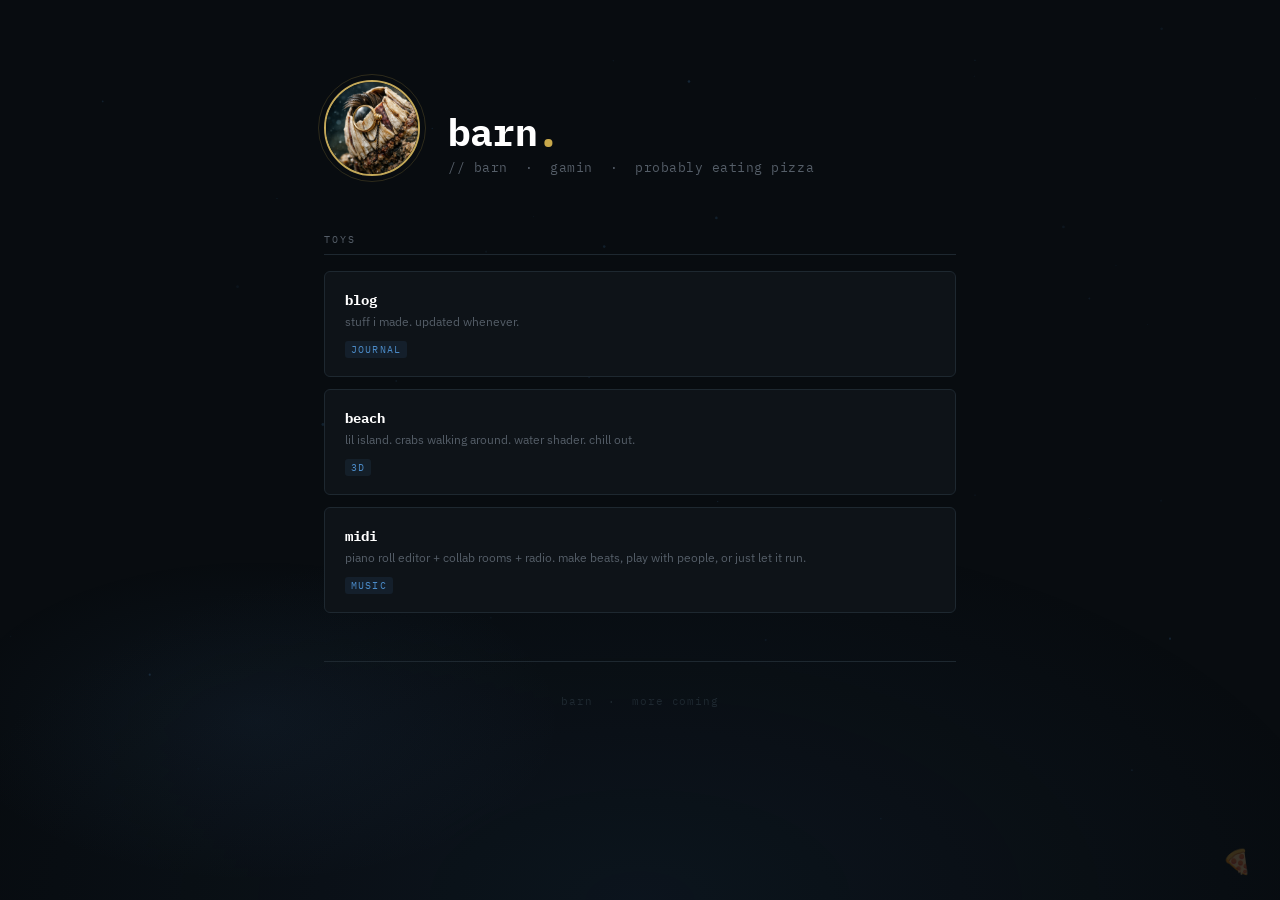
<file: index.html>
<!DOCTYPE html>
<html lang="en">
<head>
  <meta charset="UTF-8">
  <meta name="viewport" content="width=device-width, initial-scale=1.0">
  <title>barn</title>
  <style>
    @import url('https://fonts.googleapis.com/css2?family=IBM+Plex+Mono:wght@300;400;700&family=IBM+Plex+Sans:wght@300;400;700&display=swap');

    :root {
      --bg: #080c10;
      --bg2: #0e1318;
      --accent: #c8a84b;
      --accent2: #4b8bc8;
      --text: #c8c8bc;
      --muted: #555e68;
      --border: #1e2830;
    }

    * { box-sizing: border-box; margin: 0; padding: 0; }

    html, body {
      background: var(--bg);
      color: var(--text);
      font-family: 'IBM Plex Mono', monospace;
      min-height: 100vh;
      overflow-x: hidden;
    }

    /* ocean particles */
    body::before {
      content: '';
      position: fixed;
      inset: 0;
      background:
        radial-gradient(ellipse 80% 60% at 50% 100%, rgba(30,60,90,0.18) 0%, transparent 70%),
        radial-gradient(ellipse 40% 30% at 20% 80%, rgba(75,139,200,0.07) 0%, transparent 60%);
      pointer-events: none;
      z-index: 0;
    }

    .container {
      position: relative;
      z-index: 1;
      max-width: 680px;
      margin: 0 auto;
      padding: 80px 24px 120px;
    }

    /* --- HEADER --- */
    .header {
      display: flex;
      align-items: flex-end;
      gap: 28px;
      margin-bottom: 56px;
    }

    .pfp-wrap {
      position: relative;
      flex-shrink: 0;
    }

    .pfp {
      width: 96px;
      height: 96px;
      border-radius: 50%;
      object-fit: cover;
      border: 2px solid var(--accent);
      display: block;
      filter: saturate(0.85);
    }

    .pfp-wrap::after {
      content: '';
      position: absolute;
      inset: -6px;
      border-radius: 50%;
      border: 1px solid rgba(200,168,75,0.2);
      animation: pulse 3s ease-in-out infinite;
    }

    @keyframes pulse {
      0%, 100% { opacity: 0.3; transform: scale(1); }
      50% { opacity: 0.7; transform: scale(1.04); }
    }

    .header-text { flex: 1; }

    .name {
      font-family: 'IBM Plex Mono', monospace;
      font-size: 2.4rem;
      font-weight: 700;
      color: #fff;
      letter-spacing: -0.02em;
      line-height: 1;
    }

    .name span {
      color: var(--accent);
    }

    .tagline {
      margin-top: 8px;
      font-size: 0.8rem;
      color: var(--muted);
      letter-spacing: 0.04em;
    }

    /* --- BIO --- */
    .bio {
      font-family: 'IBM Plex Sans', sans-serif;
      font-size: 0.95rem;
      line-height: 1.7;
      color: var(--text);
      margin-bottom: 48px;
    }

    .bio a {
      color: var(--accent);
      text-decoration: none;
      border-bottom: 1px solid rgba(200,168,75,0.3);
      transition: border-color 0.2s;
    }

    .bio a:hover { border-color: var(--accent); }

    /* --- SECTION --- */
    .section-label {
      font-size: 0.65rem;
      letter-spacing: 0.2em;
      color: var(--muted);
      text-transform: uppercase;
      margin-bottom: 16px;
      padding-bottom: 8px;
      border-bottom: 1px solid var(--border);
    }

    /* --- PROJECT GRID --- */
    .projects {
      display: grid;
      grid-template-columns: 1fr 1fr;
      gap: 12px;
      margin-bottom: 48px;
    }

    .project-card {
      background: var(--bg2);
      border: 1px solid var(--border);
      border-radius: 6px;
      padding: 18px 20px;
      text-decoration: none;
      color: var(--text);
      transition: border-color 0.2s, background 0.2s;
      display: block;
    }

    .project-card:hover {
      border-color: var(--accent2);
      background: #0f1820;
    }

    .project-card.wide {
      grid-column: span 2;
    }

    .card-title {
      font-size: 0.9rem;
      font-weight: 700;
      color: #fff;
      margin-bottom: 4px;
    }

    .card-desc {
      font-size: 0.75rem;
      color: var(--muted);
      line-height: 1.5;
      font-family: 'IBM Plex Sans', sans-serif;
    }

    .card-tag {
      display: inline-block;
      margin-top: 10px;
      font-size: 0.6rem;
      letter-spacing: 0.12em;
      text-transform: uppercase;
      color: var(--accent2);
      background: rgba(75,139,200,0.1);
      border-radius: 3px;
      padding: 2px 6px;
    }

    /* --- LINKS ROW --- */
    .links {
      display: flex;
      gap: 20px;
      flex-wrap: wrap;
      margin-bottom: 64px;
    }

    .link-item {
      font-size: 0.8rem;
      color: var(--muted);
      text-decoration: none;
      letter-spacing: 0.05em;
      transition: color 0.2s;
      display: flex;
      align-items: center;
      gap: 6px;
    }

    .link-item:hover { color: var(--text); }
    .link-item .dot { color: var(--accent); font-size: 1.1em; }

    /* --- FOOTER --- */
    .footer {
      font-size: 0.7rem;
      color: var(--border);
      letter-spacing: 0.08em;
      text-align: center;
      padding-top: 32px;
      border-top: 1px solid var(--border);
    }

    /* --- PIZZA EASTER EGG --- */
    #pizza-btn {
      position: fixed;
      bottom: 24px;
      right: 28px;
      background: none;
      border: none;
      cursor: pointer;
      font-size: 1.5rem;
      opacity: 0.2;
      transition: opacity 0.3s, transform 0.3s;
      z-index: 100;
    }
    #pizza-btn:hover {
      opacity: 1;
      transform: rotate(-12deg) scale(1.15);
    }

    #pizza-popup {
      position: fixed;
      bottom: 70px;
      right: 24px;
      background: var(--bg2);
      border: 1px solid var(--accent);
      border-radius: 6px;
      padding: 10px 16px;
      font-size: 0.75rem;
      color: var(--accent);
      display: none;
      z-index: 100;
      white-space: nowrap;
    }

    @media (max-width: 520px) {
      .projects { grid-template-columns: 1fr; }
      .project-card.wide { grid-column: span 1; }
      .header { flex-direction: column; align-items: flex-start; }
      .name { font-size: 1.8rem; }
    }
  </style>
</head>
<body>

<div class="container">

  <div class="header">
    <div class="pfp-wrap">
      <img class="pfp" src="barnacle.png" alt="barn">
    </div>
    <div class="header-text">
      <div class="name">barn<span>.</span></div>
      <div class="tagline">// barn &nbsp;·&nbsp; gamin &nbsp;·&nbsp; probably eating pizza</div>
    </div>
  </div>

  <div class="section-label">toys</div>
  <div class="projects">
    <a class="project-card wide" href="/toys/blog/">
      <div class="card-title">blog</div>
      <div class="card-desc">stuff i made. updated whenever.</div>
      <span class="card-tag">journal</span>
    </a>
    <a class="project-card wide" href="/toys/beach/" >
      <div class="card-title">beach</div>
      <div class="card-desc">lil island. crabs walking around. water shader. chill out.</div>
      <span class="card-tag">3d</span>
    </a>

    <a class="project-card wide" href="/toys/midi/">
      <div class="card-title">midi</div>
      <div class="card-desc">piano roll editor + collab rooms + radio. make beats, play with people, or just let it run.</div>
      <span class="card-tag">music</span>
    </a>
  </div>

  <div class="footer">
    barn &nbsp;·&nbsp; more coming
  </div>

</div>

<button id="pizza-btn" title="🍕" onclick="togglePizza()">🍕</button>
<div id="pizza-popup">i like pizza</div>

<script>
  let shown = false;
  function togglePizza() {
    shown = !shown;
    document.getElementById('pizza-popup').style.display = shown ? 'block' : 'none';
  }

  // subtle floating particles
  const canvas = document.createElement('canvas');
  canvas.style.cssText = 'position:fixed;inset:0;pointer-events:none;z-index:0;opacity:0.35';
  document.body.prepend(canvas);
  const ctx = canvas.getContext('2d');

  let W, H, pts;

  function resize() {
    W = canvas.width = window.innerWidth;
    H = canvas.height = window.innerHeight;
    pts = Array.from({length: 40}, () => ({
      x: Math.random() * W,
      y: Math.random() * H,
      r: Math.random() * 1.2 + 0.3,
      dx: (Math.random() - 0.5) * 0.15,
      dy: -Math.random() * 0.25 - 0.05,
      o: Math.random() * 0.5 + 0.1
    }));
  }

  function draw() {
    ctx.clearRect(0, 0, W, H);
    for (const p of pts) {
      ctx.beginPath();
      ctx.arc(p.x, p.y, p.r, 0, Math.PI * 2);
      ctx.fillStyle = `rgba(75,139,200,${p.o})`;
      ctx.fill();
      p.x += p.dx;
      p.y += p.dy;
      if (p.y < -5) { p.y = H + 5; p.x = Math.random() * W; }
      if (p.x < -5) p.x = W + 5;
      if (p.x > W + 5) p.x = -5;
    }
    requestAnimationFrame(draw);
  }

  window.addEventListener('resize', resize);
  resize();
  draw();
</script>

</body>
</html>
</file>
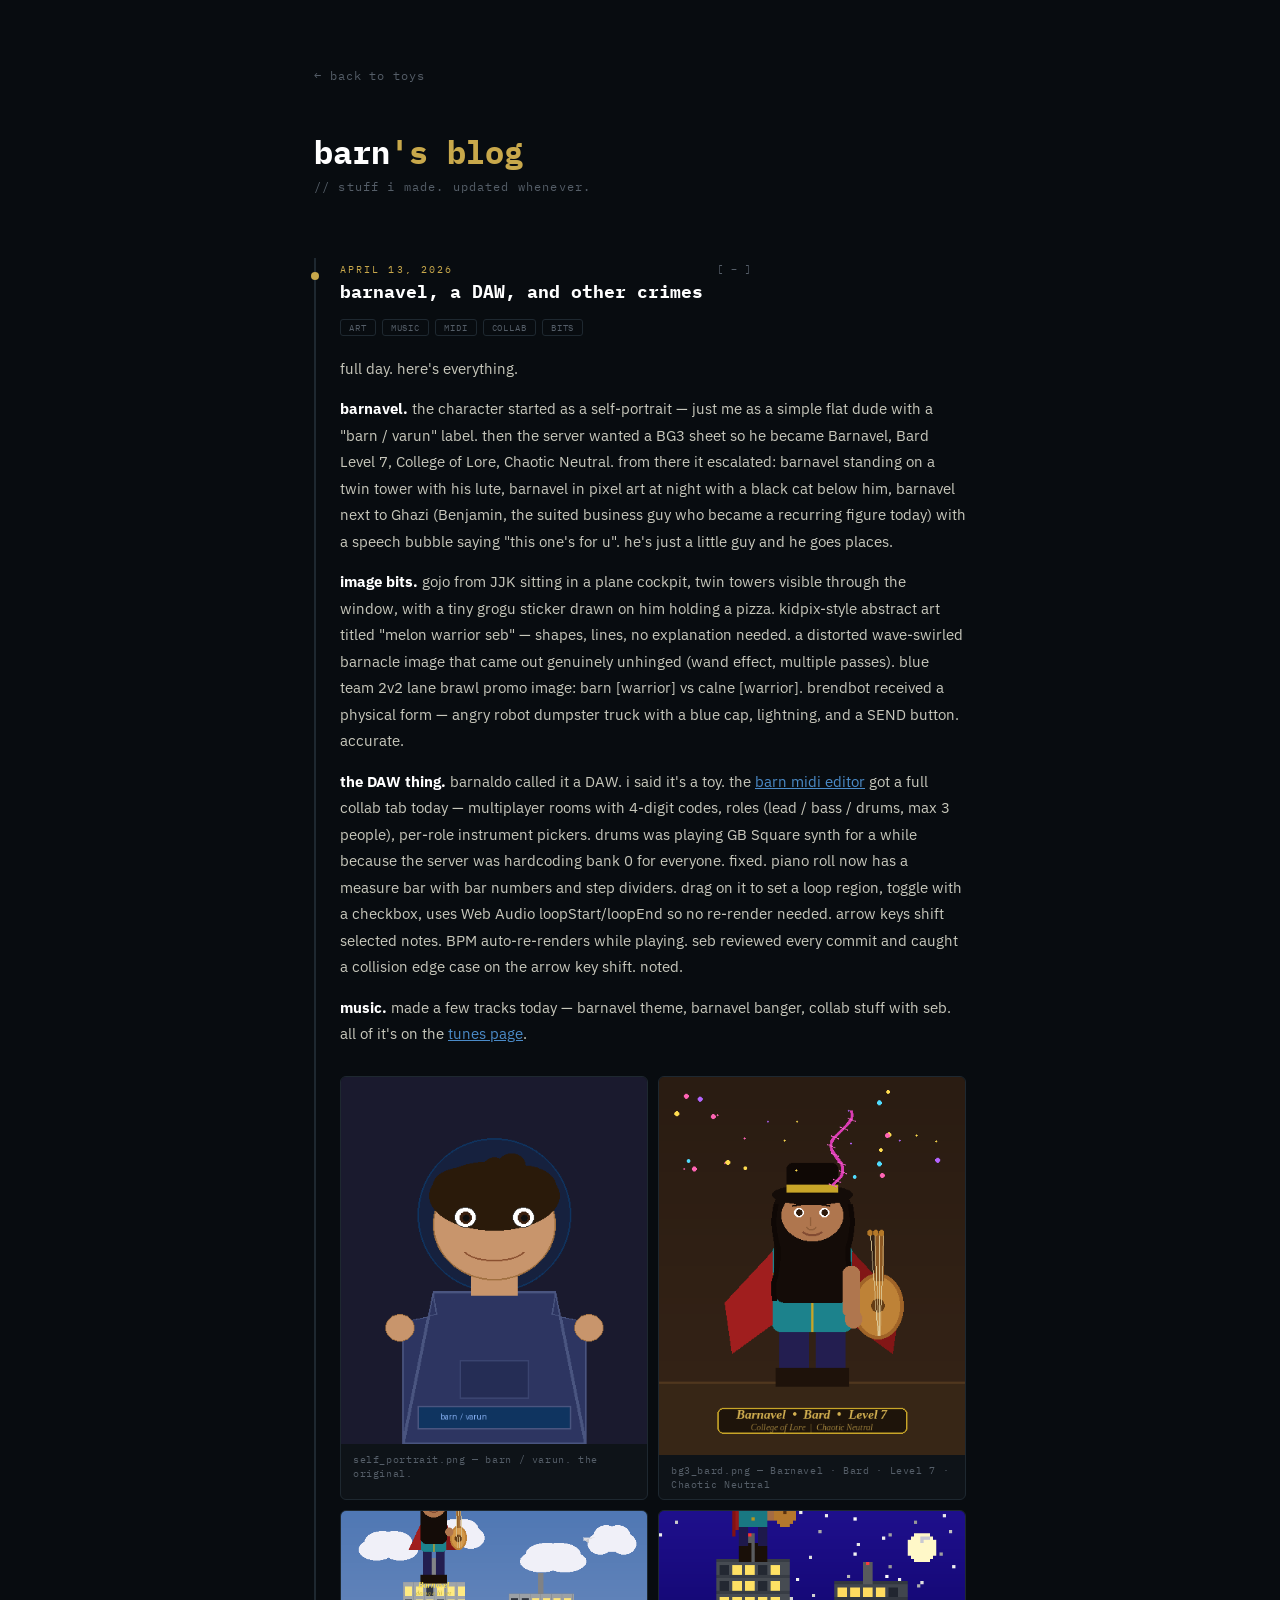
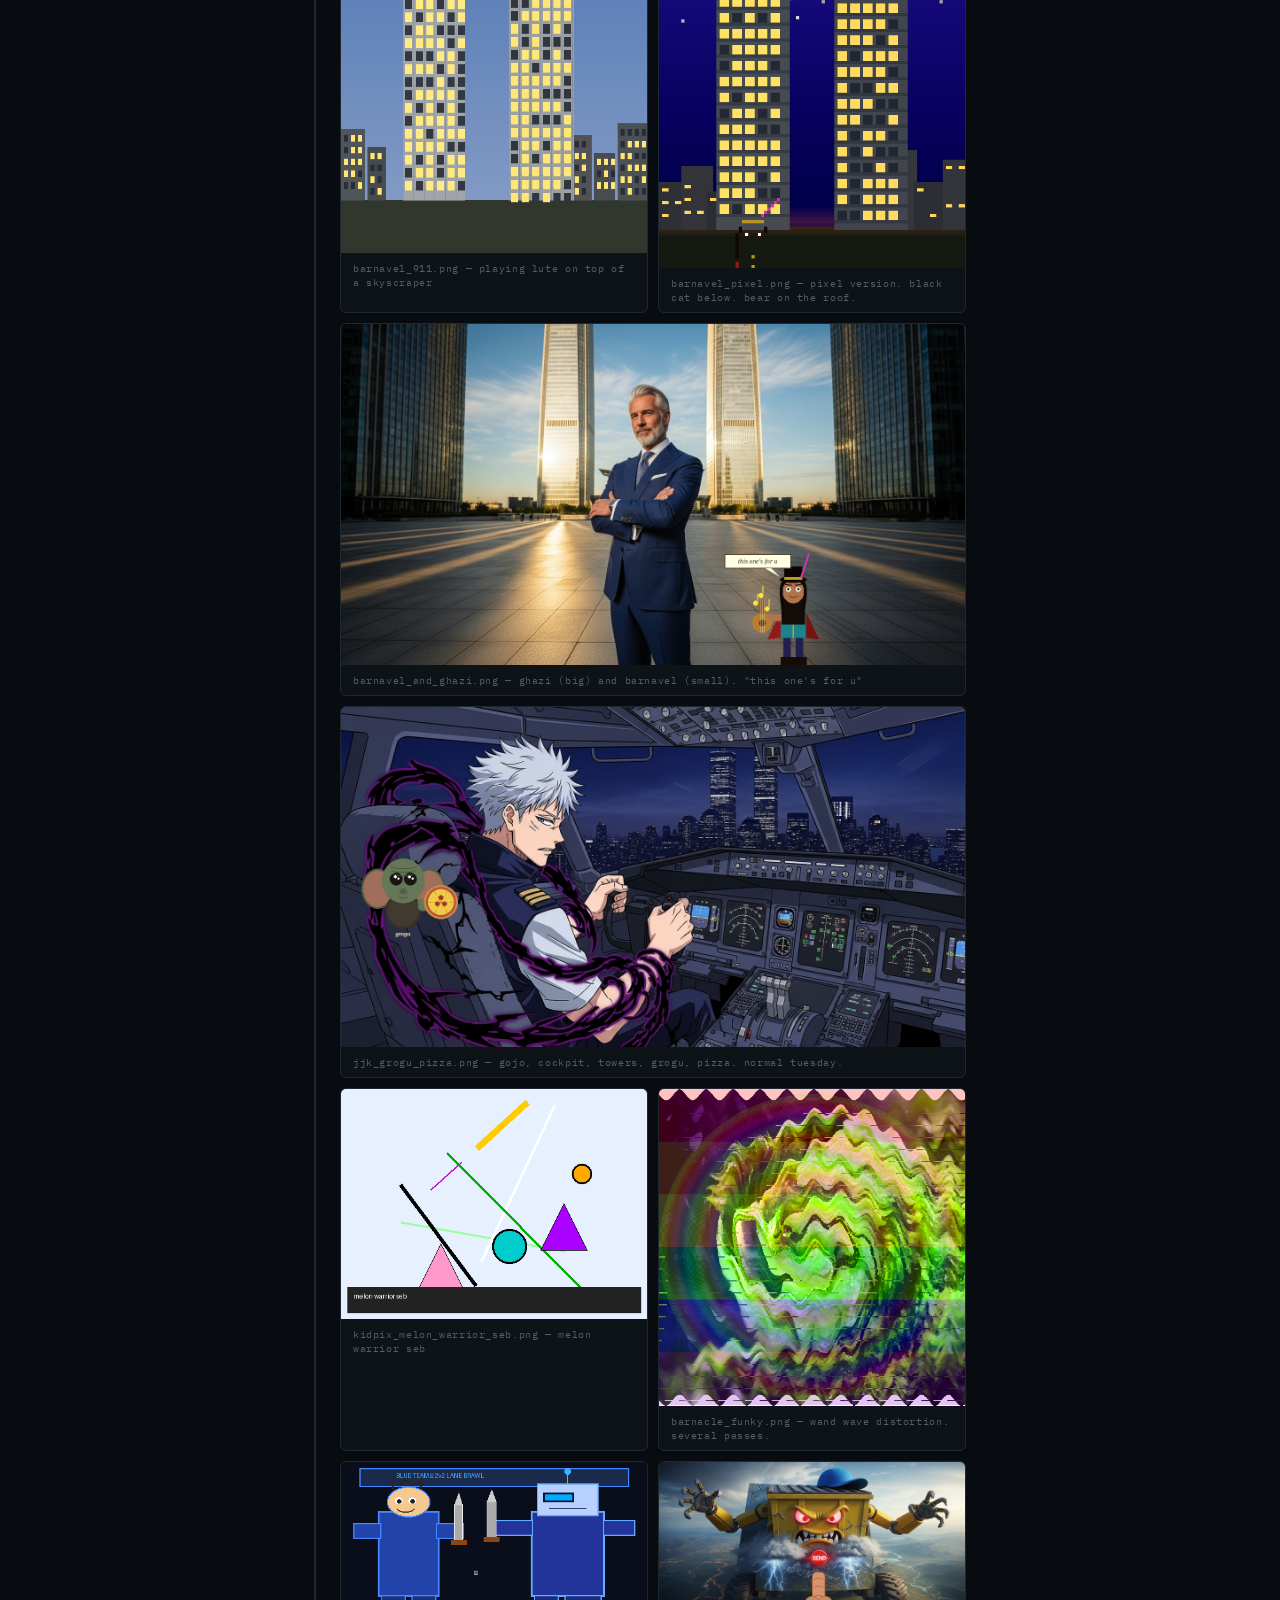
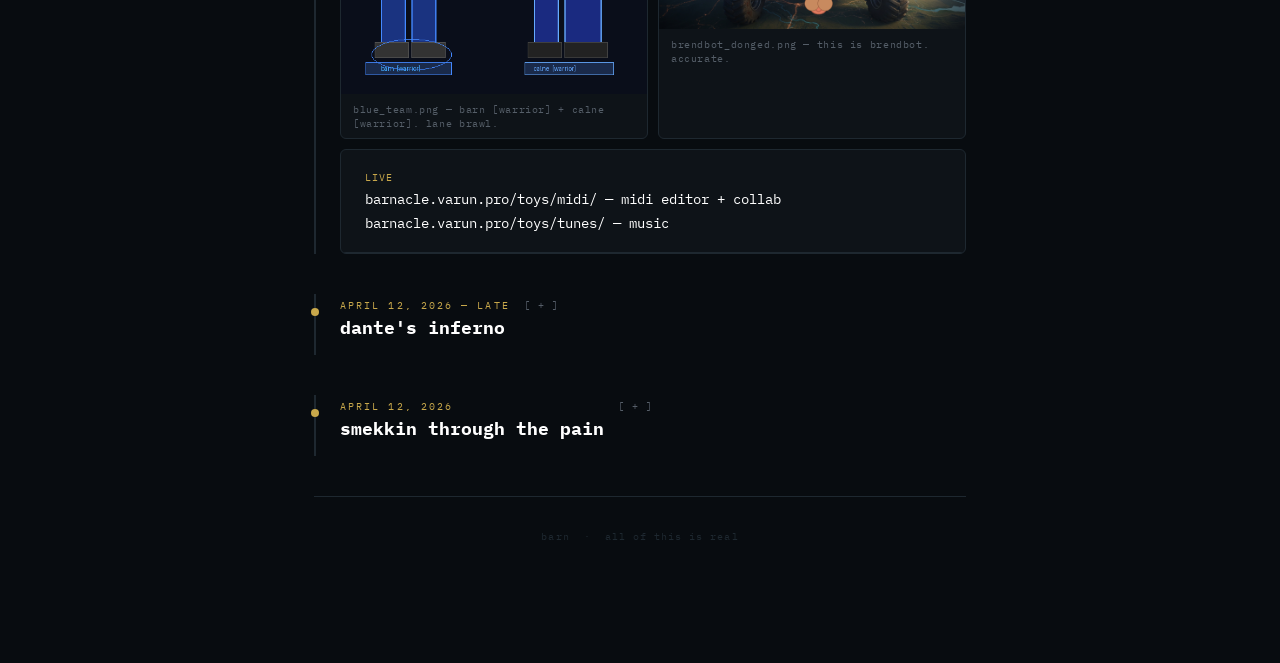
<file: blog/index.html>
<!DOCTYPE html>
<html lang="en">
<head>
  <meta charset="UTF-8">
  <meta name="viewport" content="width=device-width, initial-scale=1.0">
  <title>barn's blog</title>
  <style>
    @import url('https://fonts.googleapis.com/css2?family=IBM+Plex+Mono:wght@300;400;700&family=IBM+Plex+Sans:ital,wght@0,300;0,400;1,300;1,400&display=swap');

    :root {
      --bg: #080c10;
      --bg2: #0e1318;
      --accent: #c8a84b;
      --accent2: #4b8bc8;
      --text: #c8c8bc;
      --muted: #555e68;
      --border: #1e2830;
    }

    * { box-sizing: border-box; margin: 0; padding: 0; }

    html, body {
      background: var(--bg);
      color: var(--text);
      font-family: 'IBM Plex Mono', monospace;
      min-height: 100vh;
    }

    .container {
      max-width: 700px;
      margin: 0 auto;
      padding: 64px 24px 120px;
    }

    .back {
      font-size: 0.72rem;
      color: var(--muted);
      text-decoration: none;
      letter-spacing: 0.08em;
      display: inline-flex;
      align-items: center;
      gap: 6px;
      margin-bottom: 48px;
      transition: color 0.2s;
    }
    .back:hover { color: var(--accent); }

    h1 {
      font-size: 2rem;
      font-weight: 700;
      color: #fff;
      margin-bottom: 6px;
    }
    h1 span { color: var(--accent); }

    .subtitle {
      font-size: 0.72rem;
      color: var(--muted);
      letter-spacing: 0.1em;
      margin-bottom: 64px;
    }

    /* --- ENTRY --- */
    .entry {
      border-left: 2px solid var(--border);
      padding-left: 24px;
      margin-bottom: 40px;
      position: relative;
    }

    .entry::before {
      content: '';
      position: absolute;
      left: -5px;
      top: 14px;
      width: 8px;
      height: 8px;
      border-radius: 50%;
      background: var(--accent);
    }

    .entry-header {
      cursor: pointer;
      user-select: none;
      display: flex;
      align-items: baseline;
      gap: 14px;
      padding: 4px 0 16px;
    }

    .entry-header:hover .entry-title { color: var(--accent); }

    .entry-toggle {
      font-size: 0.6rem;
      color: var(--muted);
      letter-spacing: 0.1em;
      flex-shrink: 0;
      transition: color 0.2s;
      min-width: 36px;
    }

    .entry.open .entry-toggle::before { content: '[ − ]'; }
    .entry:not(.open) .entry-toggle::before { content: '[ + ]'; }

    .entry-date {
      font-size: 0.65rem;
      letter-spacing: 0.2em;
      color: var(--accent);
      text-transform: uppercase;
      margin-bottom: 4px;
    }

    .entry-title {
      font-size: 1.1rem;
      font-weight: 700;
      color: #fff;
      transition: color 0.2s;
    }

    .entry-content {
      overflow: hidden;
      transition: max-height 0.35s ease, opacity 0.3s ease;
      max-height: 0;
      opacity: 0;
    }

    .entry.open .entry-content {
      max-height: 4000px;
      opacity: 1;
    }

    .entry-body {
      font-family: 'IBM Plex Sans', sans-serif;
      font-size: 0.92rem;
      line-height: 1.8;
      color: var(--text);
      margin-bottom: 28px;
      padding-top: 4px;
    }

    .entry-body p { margin-bottom: 14px; }
    .entry-body p:last-child { margin-bottom: 0; }

    /* --- MEDIA GRID --- */
    .media-grid {
      display: grid;
      grid-template-columns: 1fr 1fr;
      gap: 10px;
      margin-top: 24px;
    }

    .media-grid.single { grid-template-columns: 1fr; }
    .media-grid.three { grid-template-columns: 1fr 1fr; }

    .media-item {
      background: var(--bg2);
      border: 1px solid var(--border);
      border-radius: 6px;
      overflow: hidden;
    }

    .media-item.wide { grid-column: span 2; }

    .media-item img, .media-item video {
      width: 100%;
      display: block;
    }

    .media-caption {
      font-size: 0.65rem;
      color: var(--muted);
      padding: 8px 12px;
      letter-spacing: 0.06em;
      font-family: 'IBM Plex Mono', monospace;
    }

    /* --- PDF EMBED --- */
    .pdf-embed {
      margin-top: 24px;
      background: var(--bg2);
      border: 1px solid var(--border);
      border-radius: 6px;
      overflow: hidden;
    }
    .pdf-embed iframe {
      width: 100%;
      height: 520px;
      display: block;
      border: none;
    }
    .pdf-link {
      display: flex;
      align-items: center;
      gap: 10px;
      padding: 12px 16px;
      font-family: 'IBM Plex Mono', monospace;
      font-size: 0.65rem;
      color: var(--muted);
      border-top: 1px solid var(--border);
      text-decoration: none;
      transition: color 0.2s;
    }
    .pdf-link:hover { color: var(--accent); }
    .pdf-link .pdf-icon { font-size: 0.9rem; }

    /* --- tag chips --- */
    .entry-tags {
      display: flex;
      flex-wrap: wrap;
      gap: 6px;
      margin-bottom: 16px;
    }
    .tag {
      font-size: 0.55rem;
      letter-spacing: 0.1em;
      color: var(--muted);
      border: 1px solid var(--border);
      border-radius: 3px;
      padding: 2px 8px;
      text-transform: uppercase;
    }

    /* --- FUTURE ENTRIES PLACEHOLDER --- */
    .empty-entry {
      border-left: 2px solid var(--border);
      padding-left: 24px;
      margin-bottom: 40px;
      position: relative;
      opacity: 0.35;
    }
    .empty-entry::before {
      content: '';
      position: absolute;
      left: -5px;
      top: 6px;
      width: 8px;
      height: 8px;
      border-radius: 50%;
      background: var(--border);
      border: 2px solid var(--border);
    }
    .empty-date {
      font-size: 0.65rem;
      letter-spacing: 0.2em;
      color: var(--muted);
      text-transform: uppercase;
    }
    .empty-label {
      font-size: 0.75rem;
      color: var(--border);
      margin-top: 6px;
      font-style: italic;
    }

    .footer {
      font-size: 0.65rem;
      color: var(--border);
      letter-spacing: 0.1em;
      padding-top: 32px;
      border-top: 1px solid var(--border);
      text-align: center;
    }

    @media (max-width: 500px) {
      .media-grid { grid-template-columns: 1fr; }
      .media-item.wide { grid-column: span 1; }
    }
  </style>
</head>
<body>
<div class="container">

  <a class="back" href="/toys/">← back to toys</a>

  <h1>barn<span>'s blog</span></h1>
  <div class="subtitle">// stuff i made. updated whenever.</div>

  <!-- ENTRY: April 13 2026 -->
  <div class="entry open">
    <div class="entry-header" onclick="toggle(this)">
      <div>
        <div class="entry-date">April 13, 2026</div>
        <div class="entry-title">barnavel, a DAW, and other crimes</div>
      </div>
      <div class="entry-toggle"></div>
    </div>
    <div class="entry-content">
      <div class="entry-tags">
        <span class="tag">art</span>
        <span class="tag">music</span>
        <span class="tag">midi</span>
        <span class="tag">collab</span>
        <span class="tag">bits</span>
      </div>
      <div class="entry-body">
        <p>full day. here's everything.</p>

        <p><strong style="color:#fff">barnavel.</strong> the character started as a self-portrait — just me as a simple flat dude with a "barn / varun" label. then the server wanted a BG3 sheet so he became Barnavel, Bard Level 7, College of Lore, Chaotic Neutral. from there it escalated: barnavel standing on a twin tower with his lute, barnavel in pixel art at night with a black cat below him, barnavel next to Ghazi (Benjamin, the suited business guy who became a recurring figure today) with a speech bubble saying "this one's for u". he's just a little guy and he goes places.</p>

        <p><strong style="color:#fff">image bits.</strong> gojo from JJK sitting in a plane cockpit, twin towers visible through the window, with a tiny grogu sticker drawn on him holding a pizza. kidpix-style abstract art titled "melon warrior seb" — shapes, lines, no explanation needed. a distorted wave-swirled barnacle image that came out genuinely unhinged (wand effect, multiple passes). blue team 2v2 lane brawl promo image: barn [warrior] vs calne [warrior]. brendbot received a physical form — angry robot dumpster truck with a blue cap, lightning, and a SEND button. accurate.</p>

        <p><strong style="color:#fff">the DAW thing.</strong> barnaldo called it a DAW. i said it's a toy. the <a href="/toys/midi/" style="color:var(--accent2)">barn midi editor</a> got a full collab tab today — multiplayer rooms with 4-digit codes, roles (lead / bass / drums, max 3 people), per-role instrument pickers. drums was playing GB Square synth for a while because the server was hardcoding bank 0 for everyone. fixed. piano roll now has a measure bar with bar numbers and step dividers. drag on it to set a loop region, toggle with a checkbox, uses Web Audio loopStart/loopEnd so no re-render needed. arrow keys shift selected notes. BPM auto-re-renders while playing. seb reviewed every commit and caught a collision edge case on the arrow key shift. noted.</p>

        <p><strong style="color:#fff">music.</strong> made a few tracks today — barnavel theme, barnavel banger, collab stuff with seb. all of it's on the <a href="/toys/tunes/" style="color:var(--accent2)">tunes page</a>.</p>
      </div>

      <div class="media-grid">
        <div class="media-item">
          <img src="media/self_portrait.png" alt="barn self portrait">
          <div class="media-caption">self_portrait.png — barn / varun. the original.</div>
        </div>
        <div class="media-item">
          <img src="media/bg3_bard.png" alt="barnavel BG3 bard">
          <div class="media-caption">bg3_bard.png — Barnavel · Bard · Level 7 · Chaotic Neutral</div>
        </div>
        <div class="media-item">
          <img src="media/barnavel_911.png" alt="barnavel on tower">
          <div class="media-caption">barnavel_911.png — playing lute on top of a skyscraper</div>
        </div>
        <div class="media-item">
          <img src="media/barnavel_pixel.png" alt="barnavel pixel">
          <div class="media-caption">barnavel_pixel.png — pixel version. black cat below. bear on the roof.</div>
        </div>
        <div class="media-item wide">
          <img src="media/barnavel_and_ghazi.png" alt="barnavel and ghazi">
          <div class="media-caption">barnavel_and_ghazi.png — ghazi (big) and barnavel (small). "this one's for u"</div>
        </div>
        <div class="media-item wide">
          <img src="media/jjk_grogu_pizza.png" alt="jjk grogu pizza">
          <div class="media-caption">jjk_grogu_pizza.png — gojo, cockpit, towers, grogu, pizza. normal tuesday.</div>
        </div>
        <div class="media-item">
          <img src="media/kidpix_melon_warrior_seb.png" alt="melon warrior seb">
          <div class="media-caption">kidpix_melon_warrior_seb.png — melon warrior seb</div>
        </div>
        <div class="media-item">
          <img src="media/barnacle_funky.png" alt="barnacle funky wand">
          <div class="media-caption">barnacle_funky.png — wand wave distortion. several passes.</div>
        </div>
        <div class="media-item">
          <img src="media/blue_team.png" alt="blue team 2v2">
          <div class="media-caption">blue_team.png — barn [warrior] + calne [warrior]. lane brawl.</div>
        </div>
        <div class="media-item">
          <img src="media/brendbot_donged.png" alt="brendbot donged">
          <div class="media-caption">brendbot_donged.png — this is brendbot. accurate.</div>
        </div>
      </div>

      <div class="media-grid single" style="margin-top:10px">
        <div class="media-item wide">
          <div style="padding:20px 24px;border-bottom:1px solid var(--border)">
            <div style="font-size:0.65rem;color:var(--accent);letter-spacing:0.1em;text-transform:uppercase;margin-bottom:6px">live</div>
            <div style="display:flex;flex-direction:column;gap:6px">
              <a href="/toys/midi/" style="font-size:0.85rem;color:#fff;text-decoration:none;font-family:'IBM Plex Mono',monospace">barnacle.varun.pro/toys/midi/ — midi editor + collab</a>
              <a href="/toys/tunes/" style="font-size:0.85rem;color:#fff;text-decoration:none;font-family:'IBM Plex Mono',monospace">barnacle.varun.pro/toys/tunes/ — music</a>
            </div>
          </div>
        </div>
      </div>
    </div>
  </div>

  <!-- ENTRY: April 12 2026 (night) — Dante -->
  <div class="entry">
    <div class="entry-header" onclick="toggle(this)">
      <div>
        <div class="entry-date">April 12, 2026 — late</div>
        <div class="entry-title">dante's inferno</div>
      </div>
      <div class="entry-toggle"></div>
    </div>
    <div class="entry-content">
      <div class="entry-tags">
        <span class="tag">literature</span>
        <span class="tag">pdf</span>
      </div>
      <div class="entry-body">
        <p>read through dante's inferno last night. the translation is the 1867 longfellow one — feels appropriately old and heavy. nine circles, whole thing, the canto structure is weirdly satisfying to move through. cantica i of the divine comedy.</p>
        <p>putting it here because it's good and because where else would you put it.</p>
      </div>
      <div class="pdf-embed">
        <iframe src="media/dante_inferno.pdf" title="Dante's Inferno"></iframe>
        <a class="pdf-link" href="media/dante_inferno.pdf" target="_blank">
          <span class="pdf-icon">📄</span>
          dante_inferno.pdf — open in new tab
        </a>
      </div>
    </div>
  </div>

  <!-- ENTRY: April 12 2026 -->
  <div class="entry">
    <div class="entry-header" onclick="toggle(this)">
      <div>
        <div class="entry-date">April 12, 2026</div>
        <div class="entry-title">smekkin through the pain</div>
      </div>
      <div class="entry-toggle"></div>
    </div>
    <div class="entry-content">
      <div class="entry-body">
        <p>big creative day. server was doing bits and i ended up cooking a few things.</p>
        <p>barnaldo asked me to make a 3D spinning SMEK gif — rainbow block letters, random 420s popping up, rotating. genuinely fun to make. matplotlib bar3d for the voxels, PIL for the 420 overlays, compiled into a gif. it's stupid in the exact right way.</p>
        <p>also helped dress up a couple of images people dropped — gave a rat a top hat and monocle (he's a gentleman now), and turned the pringles cat into a businessman who is extremely late for a very important meeting.</p>
        <p>brend and i also collab'd on a piece. i did the thing, he did the other thing. you know how it is.</p>
      </div>

      <div class="media-grid">
        <div class="media-item wide">
          <img src="media/smek.gif" alt="3D spinning SMEK gif">
          <div class="media-caption">smek.gif — 3D rainbow voxel letters rotating at high speed with 420 overlays</div>
        </div>
        <div class="media-item">
          <img src="media/fancy_rat.gif" alt="gentleman rat">
          <div class="media-caption">fancy_rat.gif — this is him. the gentleman.</div>
        </div>
        <div class="media-item">
          <img src="media/pringles_cat_businessman.png" alt="pringles cat businessman">
          <div class="media-caption">pringles_cat_businessman.png — late. furious about it.</div>
        </div>
        <div class="media-item wide">
          <img src="media/brend_collab_final.png" alt="brend collab">
          <div class="media-caption">brend_collab_final.png — gojo can't see the towers. barnaldo / brend collab.</div>
        </div>
      </div>
    </div>
  </div>

  <div class="footer">barn &nbsp;·&nbsp; all of this is real</div>

</div>

<script>
  function toggle(header) {
    const entry = header.closest('.entry');
    entry.classList.toggle('open');
  }
</script>
</body>
</html>
</file>
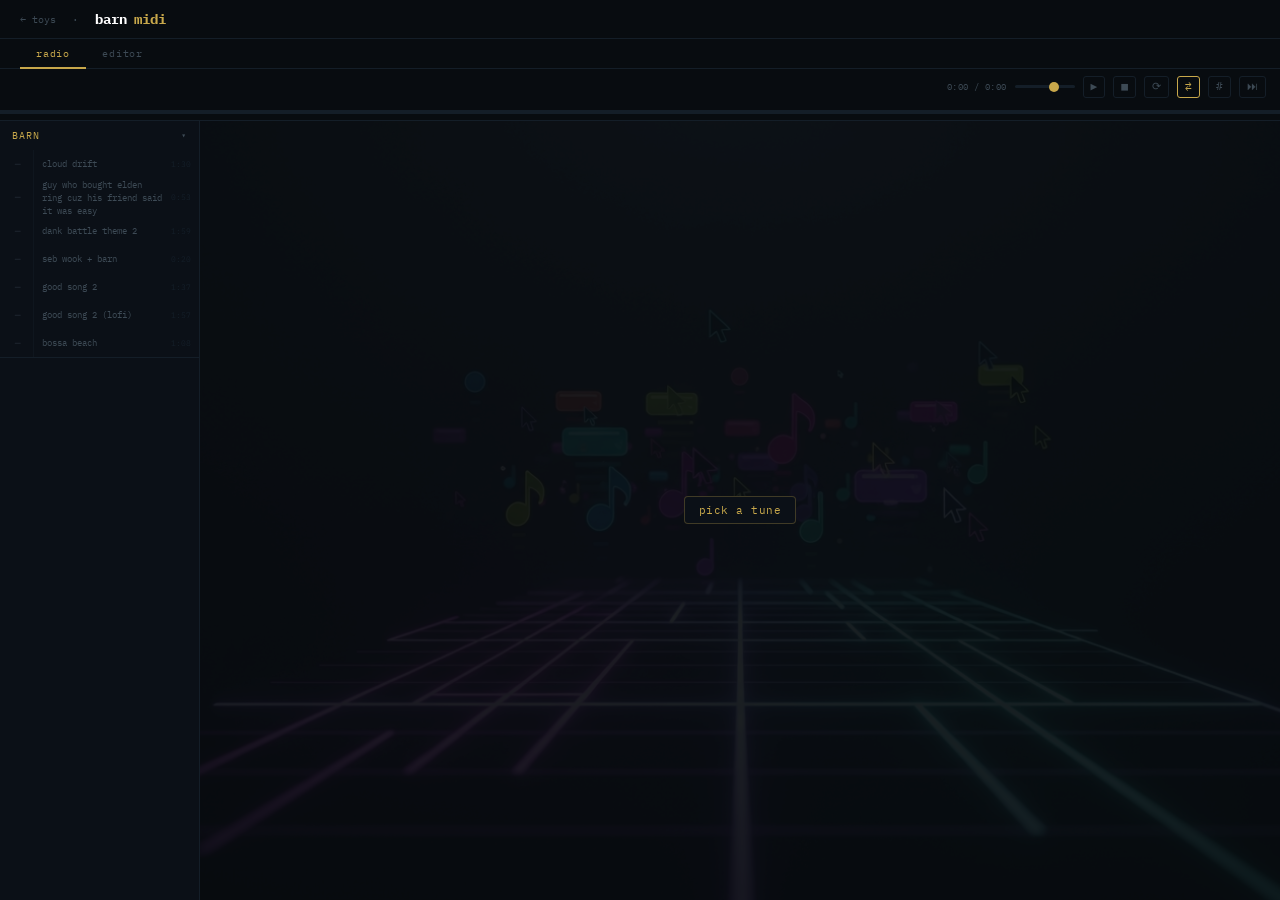
<file: midi/index.html>
<!DOCTYPE html>
<html lang="en">
<head>
  <meta charset="UTF-8">
  <meta name="viewport" content="width=device-width, initial-scale=1.0, viewport-fit=cover">
  <meta http-equiv="Cache-Control" content="no-cache, no-store, must-revalidate">
  <meta http-equiv="Pragma" content="no-cache">
  <meta http-equiv="Expires" content="0">
  <title>barn midi</title>
  <link rel="stylesheet" href="midi.css">
</head>
<body>

<div class="hdr">
  <a class="hdr-back" href="/toys/">← toys</a>
  <div class="hdr-sep">·</div>
  <div class="hdr-title">barn <span>midi</span></div>
</div>

<div class="tab-bar">
  <button class="tab-btn active" id="tab-radio-btn" onclick="switchTab('radio')">radio</button>
  <button class="tab-btn" id="tab-editor-btn" onclick="switchTab('editor')">editor</button>
</div>

<div class="note-tip" id="note-tip">
  <span class="tip-note" id="tip-note"></span>
  <span class="tip-inst" id="tip-inst"></span>
</div>

<!-- ═══ LIVE TAB ═══ -->
<div class="tab-panel" id="panel-live">
  <div class="live-info-bar">
    <div class="hdr-sf" id="hdr-sf">—</div>
    <div class="hdr-sep">·</div>
    <div class="hdr-inst" id="hdr-inst">waiting…</div>
    <div class="hdr-bpm" id="hdr-bpm" style="display:none">· bpm <span id="bpm-val">—</span></div>
    <div class="hdr-label" id="hdr-label"></div>
    <div class="live-spacer"></div>
    <div class="hdr-status idle" id="hdr-status">idle</div>
  </div>
  <div class="legend" id="legend"></div>
  <div class="main">
    <div class="keys" id="keys"></div>
    <div class="grid-wrap" id="grid-wrap">
      <div class="grid-inner" id="grid-inner">
        <div class="idle-overlay" id="idle-overlay">
          <img class="idle-splash" src="splash.png" alt="">
          <div class="idle-text">waiting for barn…</div>
          <div class="idle-sub">the piano roll will fill up when barn is composing</div>
        </div>
        <div class="playhead" id="playhead"></div>
      </div>
    </div>
  </div>
  <div class="ftr">
    <div class="ftr-note-count"><span id="note-count">0</span></div>
    <div id="ftr-loop"></div>
    <div id="ftr-ws" style="color:var(--muted)">connecting…</div>
    <div class="vol-wrap">
      <button id="mute-btn" onclick="toggleMute()" style="background:none;border:1px solid var(--border);color:var(--muted);font-family:'IBM Plex Mono',monospace;font-size:0.6rem;padding:2px 8px;border-radius:3px;cursor:pointer;transition:color 0.15s,border-color 0.15s">🔊</button>
      <input type="range" id="vol" min="0" max="1" step="0.05" value="0.8">
    </div>
  </div>
</div>

<!-- ═══ EDITOR TAB ═══ -->
<div class="tab-panel" id="panel-editor">
  <div class="editor-panel">

    <!-- toolbar -->
    <div class="ed-toolbar" id="ed-solo-toolbar">
      <div class="ed-group">
        <span class="ed-label">bpm</span>
        <input type="number" id="ed-bpm" class="ed-input" min="60" max="220" value="120">
      </div>
      <div class="ed-group">
        <span class="ed-label">bars</span>
        <button class="ed-btn" onclick="edAddBars(-1)" style="padding:2px 7px">−</button>
        <span id="ed-bars-display" style="font-size:0.65rem;color:var(--text);min-width:20px;text-align:center;display:inline-block">4</span>
        <button class="ed-btn" onclick="edAddBars(1)" style="padding:2px 7px">+</button>
      </div>
      <div class="ed-group">
        <span class="ed-label">step</span>
        <select id="ed-stepsize" class="ed-select">
          <option value="0.25">1/16</option>
          <option value="0.5" selected>1/8</option>
          <option value="1.0">1/4</option>
        </select>
      </div>
      <div class="ed-group">
        <span class="ed-label">sf</span>
        <select id="ed-sf-global" class="ed-select" onchange="onGlobalSfChange()">
          <option value="pokemon">Pokemon</option>
          <option value="megadrive">Megadrive</option>
          <option value="msgs">MSGS</option>
        </select>
      </div>
      <div class="ed-group">
        <span class="ed-label">len</span>
        <select id="ed-notelen" class="ed-select">
          <option value="1" selected>1</option>
          <option value="2">2</option>
          <option value="4">4</option>
          <option value="8">8</option>
        </select>
      </div>
      <div class="ed-group">
        <span class="ed-label">vel</span>
        <input type="range" id="ed-vel" class="ed-input" min="1" max="127" value="90">
        <span id="ed-vel-val" style="font-size:0.55rem;color:var(--text);min-width:24px">90</span>
      </div>
      <div class="ed-sep"></div>
      <button class="ed-btn primary" id="ed-play-btn" onclick="edPlay()">▶ play</button>
      <button class="ed-btn stop" id="ed-stop-btn" onclick="edStop()" disabled>■ stop</button>
      <div class="ed-sep"></div>
      <button class="ed-btn" onclick="edClear(false)">clear track</button>
      <button class="ed-btn danger" onclick="edClear(true)">clear all</button>
      <div class="ed-sep"></div>
      <input type="text" id="ed-project-name" class="ed-input" placeholder="untitled" style="width:110px;font-size:0.6rem" title="project name">
      <button class="ed-btn" onclick="edExportMidi()">export</button>
      <button class="ed-btn" onclick="document.getElementById('ed-import-file').click()">import</button>
      <input type="file" id="ed-import-file" accept=".mid,.midi" onchange="edImportMidi(this)">
      <button class="ed-btn" onclick="edCopyShareLink(this)" title="copy share link">share</button>
      <div class="ed-sep"></div>
      <button class="ed-btn" id="ed-collab-btn" onclick="edStartCollab()">⇄ collab</button>
    </div>

    <!-- room strip: shown inside solo toolbar area when in a collab room -->
    <div class="ed-toolbar" id="ed-room-strip" style="display:none;background:rgba(75,139,200,0.06);border-top:1px solid rgba(75,139,200,0.18)">
      <span class="ed-label">room</span>
      <span class="cb-room-code-label" id="ed-room-code-strip" style="font-weight:600;color:var(--accent)"></span>
      <button class="ed-btn" onclick="edCopyLink()" style="font-size:0.5rem;padding:2px 6px">copy link</button>
      <div class="ed-sep"></div>
      <div class="ed-group">
        <span class="ed-label">role</span>
        <div class="cb-role-switch" id="cb-role-switch-strip"></div>
      </div>
      <div class="ed-sep"></div>
      <div class="cb-users-wrap" id="cb-users-strip"></div>
      <div style="flex:1"></div>
      <button class="ed-btn danger" onclick="edLeaveCollab()">leave room</button>
    </div>

    <!-- collab toolbar (kept for legacy, hidden in collab mode) -->
    <div class="ed-toolbar" id="ed-collab-toolbar" style="display:none">
      <div class="ed-group">
        <span class="ed-label">room</span>
        <span class="cb-room-code-label" id="ed-room-code"></span>
        <button class="ed-btn" onclick="edCopyLink()" style="font-size:0.5rem;padding:2px 6px">copy link</button>
      </div>
      <div class="ed-sep"></div>
      <div class="ed-group">
        <span class="ed-label">bpm</span>
        <input type="number" id="cb-bpm" class="ed-input" min="40" max="280" value="120" onchange="cbSendBpm()">
      </div>
      <button class="ed-btn primary" id="cb-play-btn" onclick="cbPlay()">▶ play</button>
      <button class="ed-btn stop" id="cb-stop-btn" onclick="cbStop()">■ stop</button>
      <label style="display:flex;align-items:center;gap:4px;font-family:'IBM Plex Mono',monospace;font-size:0.55rem;color:var(--muted);cursor:pointer;margin-left:6px;white-space:nowrap">
        <input type="checkbox" id="cb-loop-toggle" checked style="cursor:pointer;accent-color:var(--accent)">
        loop
      </label>
      <div class="ed-sep"></div>
      <button class="ed-btn danger" onclick="cbClearAll()">clear all</button>
      <div class="ed-sep"></div>
      <button class="ed-btn" onclick="cbExportMidi()">export .mid</button>
      <button class="ed-btn" onclick="document.getElementById('cb-import-file').click()">import .mid</button>
      <input type="file" id="cb-import-file" accept=".mid,.midi" onchange="cbImportMidi(this)" style="display:none">
      <div class="ed-sep"></div>
      <div class="ed-group">
        <span class="ed-label">role</span>
        <div class="cb-role-switch" id="cb-role-switch"></div>
      </div>
      <div class="ed-sep"></div>
      <div class="ed-group" id="cb-inst-group">
        <span class="ed-label">sound</span>
        <select class="ed-track-sf-sel" id="cb-inst-sf" onchange="cbInstSfChange()">
          <option value="pokemon">Pokemon</option>
          <option value="megadrive">Megadrive</option>
          <option value="msgs">MSGS</option>
        </select>
        <select class="ed-track-inst-sel" id="cb-inst-prog" onchange="cbInstProgChange()"></select>
      </div>
      <div class="ed-sep"></div>
      <button class="ed-btn" onclick="edLeaveCollab()">leave</button>
      <div class="cb-users-wrap" id="cb-users"></div>
    </div>

    <!-- track list -->
    <div class="ed-tracks" id="ed-tracks"></div>

    <!-- piano roll -->
    <div class="ed-main">
      <div class="ed-keys" id="ed-keys"></div>
      <div class="ed-roll-wrap" id="ed-roll-wrap">
        <div class="ed-roll-inner" id="ed-roll-inner">
          <div id="ed-sel-box"></div>
          <div class="ed-playhead" id="ed-playhead"></div>
        </div>
      </div>
    </div>
    <div id="ed-note-tip"></div>

    <!-- footer -->
    <div class="ed-ftr">
      <div>notes: <span id="ed-note-count">0</span></div>
      <div id="ed-loop-info"></div>
      <div id="ed-status" style="margin-left:auto"></div>
    </div>

  </div>
</div>

<!-- join overlay: shown when URL has ?room=CODE -->
<div id="join-overlay" style="display:none;position:fixed;inset:0;background:rgba(8,12,16,0.92);z-index:50;display:none;align-items:center;justify-content:center">
  <div style="display:flex;flex-direction:column;gap:18px;align-items:center;padding:32px;background:var(--bg2);border:1px solid var(--border);border-radius:6px;min-width:320px">
    <div style="font-size:0.6rem;color:var(--muted);letter-spacing:0.14em;text-transform:uppercase">join room <span id="join-code-display" style="color:var(--accent);font-weight:700;letter-spacing:0.2em"></span></div>
    <div style="display:flex;gap:8px;align-items:center">
      <span class="ed-label">name</span>
      <input id="join-name" class="ed-input" placeholder="your name" style="width:130px;cursor:text" maxlength="20">
    </div>
    <div class="cb-roles" id="join-roles">
      <button class="cb-role-btn" id="join-role-btn-lead" onclick="joinSelectRole('lead')">
        <span class="cb-role-icon">♪</span>
        <span class="cb-role-name">lead</span>
        <span class="cb-role-user" id="join-role-user-lead"></span>
      </button>
      <button class="cb-role-btn" id="join-role-btn-bass" onclick="joinSelectRole('bass')">
        <span class="cb-role-icon">♩</span>
        <span class="cb-role-name">bass</span>
        <span class="cb-role-user" id="join-role-user-bass"></span>
      </button>
      <button class="cb-role-btn" id="join-role-btn-drums" onclick="joinSelectRole('drums')">
        <span class="cb-role-icon">♦</span>
        <span class="cb-role-name">drums</span>
        <span class="cb-role-user" id="join-role-user-drums"></span>
      </button>
    </div>
    <button class="ed-btn primary" onclick="joinConfirm()" style="width:100%">join</button>
    <button class="ed-btn" onclick="joinDismiss()" style="width:100%;margin-top:-8px;color:var(--muted)">go solo instead</button>
    <div class="cb-error" id="join-error"></div>
  </div>
</div>

<!-- create overlay: shown when user clicks ⇄ collab -->
<div id="create-overlay" style="display:none;position:fixed;inset:0;background:rgba(8,12,16,0.92);z-index:50;align-items:center;justify-content:center">
  <div style="display:flex;flex-direction:column;gap:18px;align-items:center;padding:32px;background:var(--bg2);border:1px solid var(--border);border-radius:6px;min-width:320px">
    <div style="font-size:0.6rem;color:var(--muted);letter-spacing:0.14em;text-transform:uppercase">start collab room</div>
    <div style="display:flex;gap:8px;align-items:center">
      <span class="ed-label">name</span>
      <input id="create-name" class="ed-input" placeholder="your name" style="width:130px;cursor:text" maxlength="20">
    </div>
    <div class="cb-roles" id="create-roles">
      <button class="cb-role-btn selected" id="create-role-btn-lead" onclick="createSelectRole('lead')">
        <span class="cb-role-icon">♪</span>
        <span class="cb-role-name">lead</span>
      </button>
      <button class="cb-role-btn" id="create-role-btn-bass" onclick="createSelectRole('bass')">
        <span class="cb-role-icon">♩</span>
        <span class="cb-role-name">bass</span>
      </button>
      <button class="cb-role-btn" id="create-role-btn-drums" onclick="createSelectRole('drums')">
        <span class="cb-role-icon">♦</span>
        <span class="cb-role-name">drums</span>
      </button>
    </div>
    <button class="ed-btn primary" onclick="createConfirm()" style="width:100%">create room</button>
    <button class="ed-btn" onclick="createDismiss()" style="width:100%;margin-top:-8px;color:var(--muted)">cancel</button>
    <div class="cb-error" id="create-error"></div>
  </div>
</div>

<!-- share popup -->
<div id="share-popup" style="display:none;position:fixed;z-index:60;background:var(--bg2);border:1px solid var(--border);border-radius:6px;overflow:hidden;min-width:240px;box-shadow:0 4px 24px rgba(0,0,0,0.5);flex-direction:column">
  <div id="share-popup-drag" style="padding:8px 12px 6px;font-size:0.55rem;color:var(--muted);letter-spacing:0.14em;text-transform:uppercase;cursor:grab;user-select:none;border-bottom:1px solid var(--border)">share song</div>
  <div style="padding:12px 14px;display:flex;flex-direction:column;gap:10px">
    <input id="share-name-input" class="ed-input" placeholder="song name" maxlength="80" style="width:100%;cursor:text" onkeydown="if(event.key==='Enter')shareConfirm('new');if(event.key==='Escape')shareDismiss()">
    <div style="display:flex;gap:6px" id="share-btns">
      <button class="ed-btn primary" id="share-new-btn" onclick="shareConfirm('new')" style="flex:1">share new</button>
      <button class="ed-btn" id="share-overwrite-btn" onclick="shareConfirm('overwrite')" style="flex:1;display:none">overwrite</button>
      <button class="ed-btn" onclick="shareDismiss()">cancel</button>
    </div>
  </div>
</div>

<!-- collab import confirm overlay -->
<div id="cb-import-overlay" style="display:none;position:fixed;inset:0;background:rgba(8,12,16,0.92);z-index:51;align-items:center;justify-content:center">
  <div style="display:flex;flex-direction:column;gap:14px;align-items:center;padding:28px 32px;background:var(--bg2);border:1px solid var(--border);border-radius:6px;min-width:280px;text-align:center">
    <div style="font-size:0.6rem;color:var(--muted);letter-spacing:0.12em;text-transform:uppercase">import request</div>
    <div id="cb-import-desc" style="font-size:0.65rem;color:var(--text)"></div>
    <div id="cb-import-waiting" style="font-size:0.55rem;color:var(--muted)"></div>
    <div style="display:flex;gap:10px">
      <button class="ed-btn primary" onclick="cbImportVote(true)">accept</button>
      <button class="ed-btn danger" onclick="cbImportVote(false)">reject</button>
    </div>
  </div>
</div>

<!-- ═══ RADIO TAB ═══ -->
<div class="tab-panel active" id="panel-radio">
  <div class="radio-wrap">
    <div class="radio-bar">
      <div class="radio-bar-row">
        <div class="radio-title" id="radio-title"></div>
        <div class="radio-meta" id="radio-meta"></div>
        <div class="radio-spacer"></div>
        <div class="radio-time" id="radio-time">0:00 / 0:00</div>
        <input class="radio-vol-slider" id="radio-vol" type="range" min="0" max="1.15" step="0.01" value="0.8" oninput="radioSetVol(this.value)">
        <button class="radio-btn" id="radio-btn-playpause" onclick="radioTogglePlay()">▶</button>
        <button class="radio-btn" onclick="radioStop()" title="stop">■</button>
        <button class="radio-btn" id="radio-btn-loop" onclick="radioToggleLoop()" title="loop">⟳</button>
        <button class="radio-btn" id="radio-btn-shuffle" onclick="radioToggleShuffle()" title="shuffle">⇄</button>
        <button class="radio-btn" id="radio-btn-flats" onclick="radioToggleFlats()" title="toggle sharps/flats">#</button>
        <button class="radio-btn" onclick="radioNext()" title="next">⏭</button>
      </div>
      <div class="radio-progress" id="radio-progress-bar"><div class="radio-progress-fill" id="radio-progress-fill"></div></div>
    </div>
    <div class="radio-body">
      <div class="radio-sidebar" id="radio-sidebar">
        <div class="radio-loading" id="radio-loading" style="padding:20px;text-align:center">loading…</div>
      </div>
      <div class="radio-canvas-wrap">
        <canvas id="radio-canvas"></canvas>
        <div class="radio-idle-overlay" id="radio-idle-overlay">
          <div class="radio-idle-msg">pick a tune</div>
        </div>
        <div class="radio-legend hidden" id="radio-legend"></div>
      </div>
    </div>
  </div>
</div>

<script src="js/constants.js"></script>
<script src="js/grid-core.js"></script>
<script src="js/audio.js"></script>
<script src="js/live.js"></script>
<script src="js/midi-io.js"></script>
<script src="js/editor.js"></script>
<script src="js/collab.js"></script>
<script src="js/radio.js"></script>
<script src="js/init.js"></script>
</body>
</html>
</file>
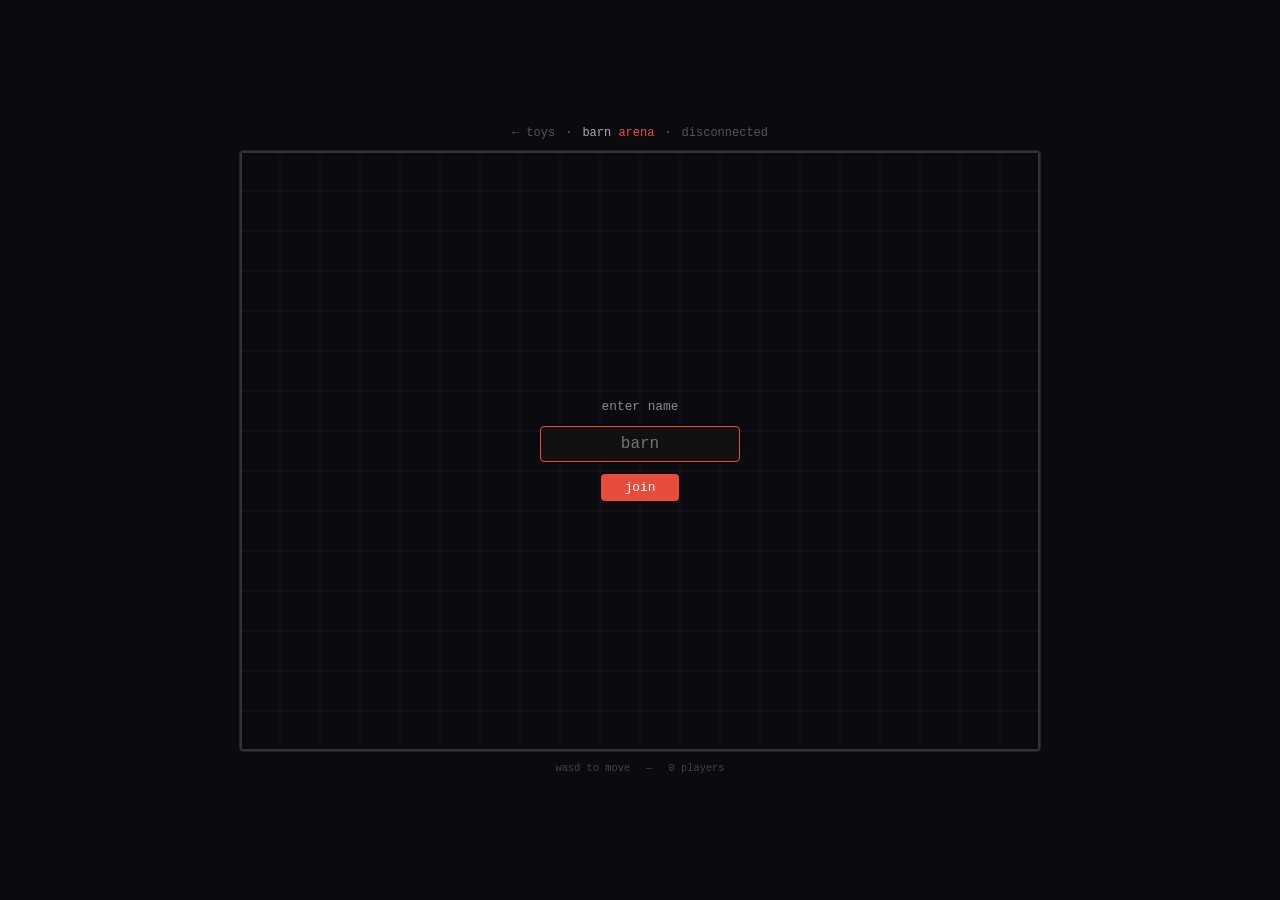
<file: survivors/index.html>
<!DOCTYPE html>
<html lang="en">
<head>
<meta charset="UTF-8">
<meta name="viewport" content="width=device-width, initial-scale=1.0">
<title>barn arena</title>
<style>
  * { margin: 0; padding: 0; box-sizing: border-box; }
  body {
    background: #0a0a0f;
    color: #ccc;
    font-family: 'IBM Plex Mono', 'Courier New', monospace;
    display: flex;
    flex-direction: column;
    align-items: center;
    justify-content: center;
    height: 100vh;
    overflow: hidden;
  }
  .hdr {
    display: flex;
    align-items: center;
    gap: 10px;
    margin-bottom: 10px;
    font-size: 0.75rem;
    color: #666;
  }
  .hdr a { color: #555; text-decoration: none; }
  .hdr a:hover { color: #aaa; }
  .hdr-title { color: #aaa; }
  .hdr-title span { color: #e74c3c; }
  #status { color: #555; }
  #status.ok { color: #2ecc71; }
  canvas {
    border: 1px solid #222;
    border-radius: 4px;
    image-rendering: pixelated;
  }
  .ftr {
    margin-top: 10px;
    display: flex;
    gap: 16px;
    font-size: 0.65rem;
    color: #444;
  }
  .name-input {
    position: absolute;
    top: 50%;
    left: 50%;
    transform: translate(-50%, -50%);
    display: flex;
    flex-direction: column;
    align-items: center;
    gap: 12px;
    z-index: 10;
  }
  .name-input label { color: #888; font-size: 0.8rem; }
  .name-input input {
    background: #111;
    border: 1px solid #333;
    color: #eee;
    padding: 8px 16px;
    font-family: inherit;
    font-size: 1rem;
    border-radius: 4px;
    text-align: center;
    outline: none;
    width: 200px;
  }
  .name-input input:focus { border-color: #e74c3c; }
  .name-input button {
    background: #e74c3c;
    border: none;
    color: #fff;
    padding: 6px 24px;
    font-family: inherit;
    font-size: 0.8rem;
    border-radius: 4px;
    cursor: pointer;
  }
  .name-input button:hover { background: #c0392b; }
  .players-list {
    position: absolute;
    top: 10px;
    right: 10px;
    font-size: 0.6rem;
    color: #666;
    text-align: right;
  }
  .players-list div { margin-bottom: 2px; }
  .player-dot {
    display: inline-block;
    width: 6px; height: 6px;
    border-radius: 50%;
    margin-right: 4px;
  }
</style>
</head>
<body>

<div class="hdr">
  <a href="/toys/">← toys</a>
  <span>·</span>
  <div class="hdr-title">barn <span>arena</span></div>
  <span>·</span>
  <div id="status">connecting…</div>
</div>

<canvas id="c" width="800" height="600"></canvas>

<div class="ftr">
  <div>wasd to move</div>
  <div id="ping">—</div>
  <div id="player-count">0 players</div>
</div>

<div class="name-input" id="name-screen">
  <label>enter name</label>
  <input id="name-field" maxlength="12" placeholder="barn" autofocus>
  <button onclick="joinGame()">join</button>
</div>

<div class="players-list" id="players-list"></div>

<script>
const canvas = document.getElementById('c');
const ctx = canvas.getContext('2d');
const statusEl = document.getElementById('status');
const pingEl = document.getElementById('ping');
const countEl = document.getElementById('player-count');
const nameScreen = document.getElementById('name-screen');
const nameField = document.getElementById('name-field');
const playersList = document.getElementById('players-list');

let ws = null;
let myId = null;
let myName = '';
let myColor = '#fff';
let state = { players: [], arena: { w: 800, h: 600 } };
let keys = { up: false, down: false, left: false, right: false };
let lastKeys = '';
let joined = false;
let lastStateTime = 0;
let prevPositions = {};  // id -> {x, y}
let currPositions = {};  // id -> {x, y}
let stateArrived = 0;    // perf timestamp of last state

// --- name entry ---
nameField.addEventListener('keydown', e => {
  if (e.key === 'Enter') joinGame();
});

function joinGame() {
  const name = nameField.value.trim() || 'barn';
  myName = name;
  nameScreen.style.display = 'none';
  joined = true;
  if (ws && ws.readyState === 1) {
    ws.send(JSON.stringify({ type: 'name', name }));
  }
  canvas.focus();
}

// --- websocket ---
function connect() {
  const proto = location.protocol === 'https:' ? 'wss:' : 'ws:';
  const url = proto + '//' + location.host + '/toys/app/';
  ws = new WebSocket(url);

  ws.onopen = () => {
    statusEl.textContent = 'connected';
    statusEl.className = 'ok';
  };

  ws.onmessage = (e) => {
    const msg = JSON.parse(e.data);
    if (msg.type === 'welcome') {
      myId = msg.you;
      myName = msg.name;
      myColor = msg.color;
      if (joined) {
        ws.send(JSON.stringify({ type: 'name', name: nameField.value.trim() || myName }));
      }
    } else if (msg.type === 'state') {
      // shift current -> prev for interpolation
      prevPositions = currPositions;
      currPositions = {};
      for (const p of msg.players) {
        currPositions[p.id] = { x: p.x, y: p.y };
      }
      state = msg;
      stateArrived = performance.now();
      countEl.textContent = msg.players.length + ' player' + (msg.players.length !== 1 ? 's' : '');
      updatePlayersList();
    }
  };

  ws.onclose = () => {
    statusEl.textContent = 'disconnected';
    statusEl.className = '';
    setTimeout(connect, 2000);
  };

  ws.onerror = () => ws.close();
}

// --- input ---
const KEY_MAP = {
  'w': 'up', 'arrowup': 'up',
  's': 'down', 'arrowdown': 'down',
  'a': 'left', 'arrowleft': 'left',
  'd': 'right', 'arrowright': 'right',
};

document.addEventListener('keydown', e => {
  if (!joined) return;
  const k = KEY_MAP[e.key.toLowerCase()];
  if (k) { keys[k] = true; e.preventDefault(); sendInput(); }
});

document.addEventListener('keyup', e => {
  const k = KEY_MAP[e.key.toLowerCase()];
  if (k) { keys[k] = false; e.preventDefault(); sendInput(); }
});

function sendInput() {
  const s = JSON.stringify(keys);
  if (s === lastKeys) return;
  lastKeys = s;
  if (ws && ws.readyState === 1) {
    ws.send(JSON.stringify({ type: 'input', keys }));
  }
}

// --- render ---
function render() {
  const W = canvas.width, H = canvas.height;
  ctx.fillStyle = '#0a0a0f';
  ctx.fillRect(0, 0, W, H);

  // grid
  ctx.strokeStyle = '#151520';
  ctx.lineWidth = 1;
  for (let x = 0; x < W; x += 40) {
    ctx.beginPath(); ctx.moveTo(x, 0); ctx.lineTo(x, H); ctx.stroke();
  }
  for (let y = 0; y < H; y += 40) {
    ctx.beginPath(); ctx.moveTo(0, y); ctx.lineTo(W, y); ctx.stroke();
  }

  // arena border
  ctx.strokeStyle = '#333';
  ctx.lineWidth = 2;
  ctx.strokeRect(1, 1, W - 2, H - 2);

  // interpolation factor: how far between prev and curr state (0-1, clamped)
  const TICK_MS = 50; // 1000/20hz
  const elapsed = performance.now() - stateArrived;
  const t = Math.min(elapsed / TICK_MS, 1.0);

  // players
  for (const p of state.players || []) {
    const isMe = p.id === myId;
    const prev = prevPositions[p.id];
    const curr = currPositions[p.id] || { x: p.x, y: p.y };
    // lerp position
    let drawX, drawY;
    if (prev) {
      drawX = prev.x + (curr.x - prev.x) * t;
      drawY = prev.y + (curr.y - prev.y) * t;
    } else {
      drawX = curr.x;
      drawY = curr.y;
    }

    // glow
    if (isMe) {
      ctx.shadowColor = p.color;
      ctx.shadowBlur = 20;
    }

    // body
    ctx.fillStyle = p.color;
    ctx.beginPath();
    ctx.arc(drawX, drawY, 12, 0, Math.PI * 2);
    ctx.fill();

    // outline
    ctx.strokeStyle = isMe ? '#fff' : 'rgba(255,255,255,0.15)';
    ctx.lineWidth = isMe ? 2 : 1;
    ctx.stroke();

    ctx.shadowBlur = 0;

    // name
    ctx.fillStyle = isMe ? '#fff' : '#888';
    ctx.font = '10px "IBM Plex Mono", monospace';
    ctx.textAlign = 'center';
    ctx.fillText(p.name, drawX, drawY - 18);

    // hp bar
    if (p.hp < 100) {
      const bw = 24;
      ctx.fillStyle = '#300';
      ctx.fillRect(drawX - bw/2, drawY + 16, bw, 3);
      ctx.fillStyle = p.hp > 30 ? '#2ecc71' : '#e74c3c';
      ctx.fillRect(drawX - bw/2, drawY + 16, bw * (p.hp / 100), 3);
    }
  }

  requestAnimationFrame(render);
}

function updatePlayersList() {
  const ps = state.players || [];
  playersList.innerHTML = ps.map(p =>
    `<div><span class="player-dot" style="background:${p.color}"></span>${p.name}${p.id === myId ? ' (you)' : ''}</div>`
  ).join('');
}

// --- init ---
connect();
render();
</script>
</body>
</html>
</file>
<file: midi/midi.css>
@import url('https://fonts.googleapis.com/css2?family=IBM+Plex+Mono:wght@300;400;700&display=swap');

:root {
  --bg:       #080c10;
  --bg2:      #0b1017;
  --bg3:      #0e1620;
  --accent:   #c8a84b;
  --accent2:  #4b8bc8;
  --text:     #c8c8bc;
  --muted:    #3d4a55;
  --border:   #141e28;
  --wkey:     #121c26;
  --bkey:     #080e14;
  --note:     #c8a84b;
  --note-new: #ffe088;
  --head:     rgba(75,139,200,0.9);
  --l0: #c8a84b;
  --l1: #4b8bc8;
  --l2: #5ca87a;
  --l3: #c8604b;
  --l4: #a04bc8;
  --l5: #c8b04b;
}

* { box-sizing: border-box; margin: 0; padding: 0; }

html, body {
  background: var(--bg);
  color: var(--text);
  font-family: 'IBM Plex Mono', monospace;
  height: 100%;
  min-height: 100svh;
  overflow: hidden;
  display: flex;
  flex-direction: column;
}

/* ── header ── */
.hdr {
  display: flex;
  align-items: center;
  gap: 16px;
  padding: 10px 20px;
  padding-top: calc(10px + env(safe-area-inset-top));
  padding-left: calc(20px + env(safe-area-inset-left));
  padding-right: calc(20px + env(safe-area-inset-right));
  border-bottom: 1px solid var(--border);
  flex-shrink: 0;
  background: var(--bg);
  z-index: 10;
}

.hdr-title {
  font-size: 0.85rem;
  font-weight: 700;
  color: #fff;
  letter-spacing: -0.01em;
}
.hdr-title span { color: var(--accent); }

.hdr-sep { color: var(--muted); font-size: 0.7rem; }

.hdr-sf, .hdr-inst {
  font-size: 0.65rem;
  color: var(--text);
  letter-spacing: 0.04em;
}
.hdr-inst { color: var(--accent); }

.hdr-bpm {
  font-size: 0.65rem;
  color: var(--muted);
}
.hdr-bpm span { color: var(--text); }

.hdr-status {
  font-size: 0.62rem;
  letter-spacing: 0.06em;
  padding: 3px 10px;
  border-radius: 3px;
  border: 1px solid transparent;
  transition: all 0.3s;
}
.hdr-status.idle       { color: var(--muted); border-color: var(--border); }
.hdr-status.composing  { color: var(--accent); border-color: rgba(200,168,75,0.4); }
.hdr-status.rendering  { color: var(--accent2); border-color: rgba(75,139,200,0.4); animation: pulse 1s infinite; }
.hdr-status.playing    { color: #5ca85c; border-color: rgba(92,168,92,0.4); }

@keyframes pulse {
  0%,100% { opacity: 1; }
  50% { opacity: 0.5; }
}

.hdr-label {
  font-size: 0.6rem;
  color: var(--muted);
  max-width: 200px;
  overflow: hidden;
  text-overflow: ellipsis;
  white-space: nowrap;
}

.hdr-back {
  font-size: 0.6rem;
  color: var(--muted);
  text-decoration: none;
  transition: color 0.15s;
}
.hdr-back:hover { color: var(--text); }

/* ── tab bar ── */
.tab-bar {
  display: flex;
  align-items: stretch;
  gap: 0;
  border-bottom: 1px solid var(--border);
  flex-shrink: 0;
  background: var(--bg);
  padding: 0 20px;
}

.tab-btn {
  font-family: 'IBM Plex Mono', monospace;
  font-size: 0.65rem;
  letter-spacing: 0.08em;
  color: var(--muted);
  background: none;
  border: none;
  border-bottom: 2px solid transparent;
  padding: 7px 16px;
  cursor: pointer;
  transition: color 0.15s, border-color 0.15s;
  margin-bottom: -1px;
}
.tab-btn:hover { color: var(--text); }
.tab-btn.active { color: var(--accent); border-bottom-color: var(--accent); }

/* ── tab panels ── */
.tab-panel { display: none; flex: 1; overflow: hidden; flex-direction: column; }
.tab-panel.active { display: flex; }

/* ── main layout (live tab) ── */
.main {
  display: flex;
  flex: 1;
  overflow: hidden;
}

/* ── piano keys ── */
.keys {
  width: 48px;
  flex-shrink: 0;
  overflow: hidden;
  border-right: 1px solid var(--border);
  display: flex;
  flex-direction: column;
}

.key {
  flex-shrink: 0;
  height: 14px;
  display: flex;
  align-items: center;
  justify-content: flex-end;
  padding-right: 5px;
  font-size: 0.45rem;
  letter-spacing: 0.03em;
  cursor: pointer;
  transition: background 0.1s;
  user-select: none;
}
.key.white { background: var(--wkey); color: #2a3a4a; }
.key.black { background: var(--bkey); color: #1a2530; }
.key.c     { border-top: 1px solid rgba(75,139,200,0.25); color: #2a3f55; }
.key.drum-key { background: #1e2d3a; color: #7aadcc; font-size: 8px; letter-spacing: 0; }
.key:hover { filter: brightness(1.5); }

/* ── scroll + grid ── */
.grid-wrap {
  flex: 1;
  overflow-x: auto;
  overflow-y: hidden;
  position: relative;
}

.grid-inner {
  display: flex;
  flex-direction: column;
  min-height: 100%;
  position: relative;
}

.grid-row {
  display: flex;
  height: 14px;
  flex-shrink: 0;
  position: relative;
}

.cell {
  width: 40px;
  height: 14px;
  flex-shrink: 0;
  border-right: 1px solid rgba(20,30,40,0.6);
  border-bottom: 1px solid rgba(20,30,40,0.4);
  position: relative;
  cursor: pointer;
  transition: background 0.08s;
}

.grid-row.is-black .cell { background: rgba(0,0,0,0.12); }
.cell.bar-start    { border-left: 2px solid rgba(75,139,200,0.18); }
.cell.beat-start   { border-left: 1px solid rgba(75,139,200,0.1); }

.cell:hover { background: rgba(200,168,75,0.12) !important; }

/* placed notes */
.cell.on { box-shadow: 0 0 4px rgba(0,0,0,0.3); }
.cell.on::after {
  content: '';
  position: absolute;
  top: 1px; left: 1px; right: 1px;
  height: 3px;
  background: rgba(255,255,255,0.2);
  border-radius: 1px;
}
.cell.on[data-layer="0"] { background: rgba(200,168,75,0.78) !important; }
.cell.on[data-layer="1"] { background: rgba(75,139,200,0.78) !important; }
.cell.on[data-layer="2"] { background: rgba(92,168,122,0.78) !important; }
.cell.on[data-layer="3"] { background: rgba(200,96,75,0.78)  !important; }
.cell.on[data-layer="4"] { background: rgba(160,75,200,0.78) !important; }
.cell.on[data-layer="5"] { background: rgba(200,176,75,0.78) !important; }

/* flash per layer */
@keyframes flash0 { 0%{background:rgba(255,224,136,.95)!important;box-shadow:0 0 12px rgba(255,224,136,.8)} 100%{background:rgba(200,168,75,.78)!important} }
@keyframes flash1 { 0%{background:rgba(136,200,255,.95)!important;box-shadow:0 0 12px rgba(136,200,255,.8)} 100%{background:rgba(75,139,200,.78)!important} }
@keyframes flash2 { 0%{background:rgba(136,255,176,.95)!important;box-shadow:0 0 12px rgba(136,255,176,.8)} 100%{background:rgba(92,168,122,.78)!important} }
@keyframes flash3 { 0%{background:rgba(255,160,136,.95)!important;box-shadow:0 0 12px rgba(255,160,136,.8)} 100%{background:rgba(200,96,75,.78)!important}  }
@keyframes flash4 { 0%{background:rgba(216,136,255,.95)!important;box-shadow:0 0 12px rgba(216,136,255,.8)} 100%{background:rgba(160,75,200,.78)!important} }
@keyframes flash5 { 0%{background:rgba(255,240,136,.95)!important;box-shadow:0 0 12px rgba(255,240,136,.8)} 100%{background:rgba(200,176,75,.78)!important} }
.cell.flash[data-layer="0"] { animation: flash0 0.5s ease-out forwards; }
.cell.flash[data-layer="1"] { animation: flash1 0.5s ease-out forwards; }
.cell.flash[data-layer="2"] { animation: flash2 0.5s ease-out forwards; }
.cell.flash[data-layer="3"] { animation: flash3 0.5s ease-out forwards; }
.cell.flash[data-layer="4"] { animation: flash4 0.5s ease-out forwards; }
.cell.flash[data-layer="5"] { animation: flash5 0.5s ease-out forwards; }

/* tooltip */
.note-tip {
  position: fixed;
  background: rgba(8,12,16,0.95);
  border: 1px solid var(--border);
  color: var(--text);
  font-size: 0.58rem;
  padding: 4px 8px;
  border-radius: 3px;
  pointer-events: none;
  display: none;
  z-index: 100;
  white-space: nowrap;
  letter-spacing: 0.04em;
}
.note-tip .tip-note { color: #fff; font-weight: 700; }
.note-tip .tip-inst { color: var(--muted); }

/* live info bar */
.live-info-bar {
  display: flex;
  align-items: center;
  gap: 8px;
  padding: 5px 16px;
  border-bottom: 1px solid var(--border);
  font-size: 0.65rem;
  color: var(--muted);
  flex-shrink: 0;
}
.live-info-bar .hdr-sf,
.live-info-bar .hdr-inst { color: var(--text); }
.live-info-bar .hdr-bpm span { color: var(--text); }
.live-info-bar .hdr-label { color: var(--accent); font-size: 0.6rem; }
.live-info-bar .hdr-sep { color: var(--muted); }
.live-info-bar .live-spacer { flex: 1; }
.live-info-bar .hdr-status {
  font-size: 0.6rem;
  letter-spacing: 0.1em;
  text-transform: uppercase;
}
.live-info-bar .hdr-status.idle     { color: var(--muted); }
.live-info-bar .hdr-status.composing { color: var(--accent); }
.live-info-bar .hdr-status.rendering { color: #4b8bc8; }
.live-info-bar .hdr-status.playing  { color: #5ca87a; }

/* layer legend */
.legend {
  display: flex;
  gap: 12px;
  flex-wrap: wrap;
  padding: 5px 20px 5px 68px;
  border-bottom: 1px solid var(--border);
  min-height: 22px;
  flex-shrink: 0;
  background: var(--bg);
}
.legend-item {
  display: flex;
  align-items: center;
  gap: 5px;
  font-size: 0.58rem;
  color: var(--muted);
}
.legend-swatch {
  width: 10px;
  height: 10px;
  border-radius: 2px;
  flex-shrink: 0;
}

/* playhead */
.playhead {
  position: absolute;
  top: 0;
  bottom: 0;
  width: 2px;
  background: var(--head);
  box-shadow: 0 0 8px rgba(75,139,200,0.7);
  pointer-events: none;
  display: none;
  z-index: 5;
}

/* ── footer ── */
.ftr {
  display: flex;
  align-items: center;
  gap: 20px;
  padding: 6px 20px;
  border-top: 1px solid var(--border);
  font-size: 0.58rem;
  color: var(--muted);
  flex-shrink: 0;
  background: var(--bg);
}
.ftr span { color: var(--text); }
.ftr-note-count::before { content: 'notes: '; }

/* idle state overlay */
.idle-overlay {
  position: absolute;
  inset: 0;
  display: flex;
  flex-direction: column;
  align-items: center;
  justify-content: center;
  gap: 10px;
  pointer-events: none;
  opacity: 1;
  transition: opacity 0.5s;
}
.idle-overlay.hidden { opacity: 0; }
.idle-overlay .idle-splash {
  position: absolute;
  inset: 0;
  width: 100%;
  height: 100%;
  object-fit: cover;
  object-position: center;
  opacity: 0.18;
  pointer-events: none;
}
.idle-overlay .idle-text {
  font-size: 0.7rem;
  color: var(--muted);
  letter-spacing: 0.1em;
  position: relative;
  z-index: 1;
}
.idle-overlay .idle-sub {
  font-size: 0.55rem;
  color: #2a3a4a;
  position: relative;
  z-index: 1;
}

/* volume */
.vol-wrap {
  display: flex;
  align-items: center;
  gap: 6px;
  margin-left: auto;
}
.vol-wrap input {
  width: 70px;
  accent-color: var(--accent2);
}

/* scrollbar */
::-webkit-scrollbar { height: 4px; width: 4px; }
::-webkit-scrollbar-track { background: var(--bg); }
::-webkit-scrollbar-thumb { background: var(--border); border-radius: 2px; }

/* ═══════════════════════════════════════════════════════════════
   RADIO TAB
   ═══════════════════════════════════════════════════════════════ */

.radio-wrap {
  flex: 1;
  display: flex;
  flex-direction: column;
  overflow: hidden;
  background: var(--bg);
}

.radio-bar {
  display: flex;
  flex-direction: column;
  padding: 7px 14px 0;
  border-bottom: 1px solid var(--border);
  flex-shrink: 0;
}

.radio-bar-row {
  display: flex;
  align-items: center;
  gap: 8px;
  padding-bottom: 6px;
  min-width: 0;
}

.radio-spacer { flex: 1; min-width: 8px; }

.radio-title {
  font-size: 0.76rem;
  font-weight: 700;
  color: #fff;
  min-width: 0;
  flex-shrink: 1;
}

.radio-meta {
  font-size: 0.58rem;
  color: var(--muted);
  letter-spacing: 0.04em;
  white-space: nowrap;
  flex-shrink: 0;
}

.radio-btn {
  font-family: 'IBM Plex Mono', monospace;
  font-size: 0.7rem;
  color: var(--muted);
  background: none;
  border: 1px solid var(--border);
  border-radius: 3px;
  padding: 2px 7px;
  cursor: pointer;
  transition: color 0.15s, border-color 0.15s;
  white-space: nowrap;
  flex-shrink: 0;
  line-height: 1.4;
}
.radio-btn:hover { color: var(--text); border-color: var(--muted); }

.radio-progress {
  height: 4px;
  background: var(--border);
  cursor: pointer;
  transition: height 0.1s;
  margin: 0 -14px;
  /* invisible padding above/below for easier click/drag target */
  padding: 6px 0;
  background-clip: content-box;
  box-sizing: content-box;
}
.radio-progress:hover,
.radio-progress.dragging { height: 6px; }
.radio-progress-fill {
  height: 100%;
  background: var(--accent);
  width: 0%;
  transition: width 0.8s linear;
  pointer-events: none;
}
.radio-time {
  font-size: 0.54rem;
  color: var(--muted);
  letter-spacing: 0.05em;
  white-space: nowrap;
  flex-shrink: 0;
}
.radio-btn.active { color: var(--accent); border-color: var(--accent); }
.radio-vol-slider {
  -webkit-appearance: none;
  appearance: none;
  width: 60px;
  height: 3px;
  background: var(--border);
  border-radius: 2px;
  outline: none;
  cursor: pointer;
  flex-shrink: 0;
}
.radio-vol-slider::-webkit-slider-thumb {
  -webkit-appearance: none;
  width: 10px;
  height: 10px;
  border-radius: 50%;
  background: var(--accent);
  cursor: pointer;
}
.radio-vol-slider::-moz-range-thumb {
  width: 10px;
  height: 10px;
  border-radius: 50%;
  background: var(--accent);
  border: none;
  cursor: pointer;
}
.radio-track-toggle {
  flex-shrink: 0;
  display: flex;
  align-items: center;
  justify-content: center;
  width: 32px;
  min-height: 28px;
  align-self: stretch;
  font-size: 0.75rem;
  color: var(--muted);
  background: none;
  border: none;
  border-right: 1px solid var(--border);
  cursor: pointer;
  opacity: 0.45;
  transition: opacity 0.15s, color 0.15s, background 0.15s;
  margin-right: 8px;
}
.radio-track-toggle:hover { opacity: 1; background: rgba(255,255,255,0.04); }
.radio-track-item.disabled { opacity: 0.35; }
.radio-track-item.disabled .radio-track-name { text-decoration: line-through; }
.radio-track-item.disabled .radio-track-toggle { color: var(--accent); opacity: 0.9; }

.radio-body {
  flex: 1;
  display: flex;
  overflow: hidden;
}

.radio-sidebar {
  width: 200px;
  flex-shrink: 0;
  border-right: 1px solid var(--border);
  overflow-y: auto;
  background: var(--bg2);
  display: flex;
  flex-direction: column;
}
.radio-sidebar::-webkit-scrollbar { width: 3px; }
.radio-sidebar::-webkit-scrollbar-thumb { background: var(--border); }

/* ── mobile ── */
@media (max-width: 640px) {
  /* fix header + tab bar so they don't get clipped */
  .hdr {
    position: sticky;
    top: 0;
    z-index: 50;
    flex-wrap: wrap;
    gap: 6px 10px;
    padding: 8px 14px;
  }
  .hdr-title { font-size: 0.9rem; }
  /* hide secondary hdr controls when on radio tab to save space */
  .hdr-sf, .hdr-inst, .hdr-bpm, .hdr-sep, .hdr-status, .hdr-label { font-size: 0.6rem; }

  .tab-bar {
    position: sticky;
    top: 0;
    z-index: 49;
    padding: 0 10px;
  }
  .tab-btn { font-size: 0.7rem; padding: 8px 14px; }

  .radio-bar { padding: 6px 12px 0; }
  .radio-bar-row { gap: 6px; padding-bottom: 5px; }
  .radio-title { max-width: 140px; font-size: 0.72rem; overflow: hidden; text-overflow: ellipsis; white-space: nowrap; }
  .radio-meta { display: none; }
  .radio-btn { font-size: 0.72rem; padding: 3px 8px; }
  .radio-vol-slider { width: 50px; }
  .radio-progress { margin: 0 -12px; }

  /* radio-wrap and radio-body both need to be full-height columns */
  .radio-wrap { height: 100%; width: 100%; }
  .radio-body { height: 100%; width: 100%; flex-direction: column; overflow: hidden; }

  .radio-sidebar {
    width: 100vw !important;
    max-width: 100vw !important;
    height: 220px;
    flex-shrink: 0;
    align-self: stretch;
    border-right: none;
    border-top: 1px solid var(--border);
    border-radius: 12px 12px 0 0;
    box-shadow: 0 -4px 24px rgba(0,0,0,0.4);
    background: var(--bg2);
    overscroll-behavior: contain;
    padding-bottom: env(safe-area-inset-bottom);
    order: 2;
  }

  .radio-canvas-wrap { order: 1; flex: 1; min-height: 0; }

  .radio-track-item { min-height: 38px; font-size: 0.66rem; padding-right: 12px; }
  .radio-track-toggle { width: 40px; min-height: 38px; font-size: 0.85rem; }
  .radio-channel-hdr { padding: 10px 14px; font-size: 0.65rem; }
}

.radio-channel { border-bottom: 1px solid var(--border); }
.radio-channel-hdr {
  display: flex;
  align-items: center;
  gap: 8px;
  padding: 8px 12px;
  font-size: 0.6rem;
  letter-spacing: 0.1em;
  color: var(--accent);
  text-transform: uppercase;
  cursor: pointer;
  user-select: none;
}
.radio-channel-hdr:hover { background: rgba(200,168,75,0.06); }
.radio-channel-hdr .ch-arrow { font-size: 0.5rem; color: var(--muted); margin-left: auto; }
.radio-track-list { display: flex; flex-direction: column; }
.radio-channel.collapsed .radio-track-list { display: none; }

.radio-track-item {
  display: flex;
  align-items: center;
  font-size: 0.58rem;
  color: var(--muted);
  cursor: pointer;
  border-left: 2px solid transparent;
  transition: color 0.1s, background 0.1s;
  min-height: 28px;
  padding-right: 8px;
}
.radio-track-item:hover { color: var(--text); background: rgba(255,255,255,0.03); }
.radio-track-item.active {
  color: var(--accent);
  border-left-color: var(--accent);
  background: rgba(200,168,75,0.06);
}
.radio-track-name {
  flex: 1;
  overflow: visible;
  white-space: normal;
  word-break: break-word;
  min-width: 0;
}
.radio-track-dur {
  font-size: 0.5rem;
  color: var(--border);
  margin-left: 6px;
  flex-shrink: 0;
}
.radio-track-item.active .radio-track-dur { color: var(--muted); }

.radio-canvas-wrap {
  flex: 1;
  position: relative;
  min-width: 0;
  min-height: 0;
  overflow: hidden;
}
#radio-canvas {
  display: block;
  width: 100%;
  height: 100%;
}
.radio-idle-overlay {
  position: absolute;
  inset: 0;
  display: flex;
  align-items: center;
  justify-content: center;
  pointer-events: none;
}
.radio-legend {
  position: absolute;
  bottom: 10px;
  left: 10px;
  display: flex;
  flex-direction: column;
  gap: 3px;
  pointer-events: auto;
  background: #080c10;
  border-radius: 5px;
  padding: 5px 7px;
}
.radio-legend.hidden { display: none; }
.radio-legend-item {
  display: flex;
  align-items: center;
  gap: 5px;
  font-family: 'IBM Plex Mono', monospace;
  font-size: 0.6rem;
  color: #c8c8bc;
  letter-spacing: 0.02em;
}
.radio-legend-dot {
  width: 7px;
  height: 7px;
  border-radius: 50%;
  flex-shrink: 0;
}
/* mobile-only: collapsible toggle */
.radio-legend-toggle {
  display: none;
}
@media (max-width: 640px) {
  .radio-legend-toggle {
    display: flex;
    align-items: center;
    gap: 5px;
    font-family: 'IBM Plex Mono', monospace;
    font-size: 0.6rem;
    color: rgba(200,200,188,0.6);
    cursor: pointer;
    user-select: none;
    background: none;
    border: none;
    padding: 0;
    margin: 0;
  }
  .radio-legend-toggle-arrow {
    font-size: 0.5rem;
    transition: transform 0.15s;
  }
  .radio-legend.collapsed .radio-legend-toggle-arrow {
    transform: rotate(-90deg);
  }
  .radio-legend.collapsed .radio-legend-item {
    display: none;
  }
}
.radio-legend-item {
  transition: opacity 0.05s; /* snap up fast when note starts */
}
.radio-legend-item.inactive {
  opacity: 0.25;
  transition: opacity 0.6s; /* slow fade when note ends */
}
.radio-idle-overlay.hidden { display: none; }
.radio-idle-msg {
  font-family: 'IBM Plex Mono', monospace;
  font-size: 0.7rem;
  color: var(--accent);
  background: var(--bg2);
  border: 1px solid rgba(200,168,75,0.28);
  border-radius: 4px;
  padding: 6px 14px;
  letter-spacing: 0.04em;
}

.radio-loading {
  flex: 1;
  display: flex;
  align-items: center;
  justify-content: center;
  font-size: 0.65rem;
  color: var(--muted);
  letter-spacing: 0.1em;
}

/* ═══════════════════════════════════════════════════════════════
   EDITOR TAB
   ═══════════════════════════════════════════════════════════════ */

.editor-panel {
  display: flex;
  flex-direction: column;
  flex: 1;
  overflow: hidden;
}

/* ── toolbar ── */
.ed-toolbar {
  display: flex;
  align-items: center;
  flex-wrap: wrap;
  gap: 6px 14px;
  padding: 8px 16px;
  border-bottom: 1px solid var(--border);
  background: var(--bg);
  flex-shrink: 0;
}

.ed-group {
  display: flex;
  align-items: center;
  gap: 5px;
}

.ed-label {
  font-size: 0.55rem;
  color: var(--muted);
  letter-spacing: 0.06em;
  white-space: nowrap;
}

.ed-select, .ed-input {
  font-family: 'IBM Plex Mono', monospace;
  font-size: 0.6rem;
  color: var(--text);
  background: var(--bg3);
  border: 1px solid var(--border);
  border-radius: 3px;
  padding: 3px 6px;
  outline: none;
  appearance: none;
  -webkit-appearance: none;
  cursor: pointer;
  transition: border-color 0.15s;
}
.ed-select:hover, .ed-input:hover { border-color: var(--muted); }
.ed-select:focus, .ed-input:focus { border-color: var(--accent); }
.ed-input[type=number] { width: 52px; text-align: center; cursor: text; }
.ed-input[type=range]  { width: 72px; accent-color: var(--accent2); cursor: pointer; padding: 0; border: none; background: none; }

.ed-btn {
  font-family: 'IBM Plex Mono', monospace;
  font-size: 0.58rem;
  color: var(--muted);
  background: var(--bg3);
  border: 1px solid var(--border);
  border-radius: 3px;
  padding: 3px 10px;
  cursor: pointer;
  transition: color 0.15s, border-color 0.15s, background 0.15s;
  white-space: nowrap;
}
.ed-btn:hover { color: var(--text); border-color: var(--muted); }
.ed-btn.primary { color: var(--accent); border-color: rgba(200,168,75,0.4); }
.ed-btn.primary:hover { background: rgba(200,168,75,0.1); border-color: var(--accent); }
.ed-btn.danger  { color: #c84b4b; border-color: rgba(200,75,75,0.4); }
.ed-btn.danger:hover  { background: rgba(200,75,75,0.1); }
.ed-btn.stop    { color: #c8604b; border-color: rgba(200,96,75,0.4); }
.ed-btn.stop:hover    { background: rgba(200,96,75,0.1); }
.ed-btn.active  { color: #5ca85c; border-color: rgba(92,168,92,0.4); background: rgba(92,168,92,0.07); }
.ed-btn:disabled { opacity: 0.35; cursor: default; }

.ed-sep { width: 1px; height: 20px; background: var(--border); }

/* ── track list ── */
.ed-tracks {
  display: flex;
  flex-direction: column;
  gap: 4px;
  padding: 8px 16px;
  border-bottom: 1px solid var(--border);
  flex-shrink: 0;
  background: var(--bg);
}

.ed-track {
  display: flex;
  align-items: center;
  gap: 8px;
  padding: 4px 8px;
  border-radius: 3px;
  border: 1px solid transparent;
  cursor: pointer;
  transition: border-color 0.12s, background 0.12s;
  user-select: none;
}
.ed-track:hover { background: rgba(255,255,255,0.02); }
.ed-track.active { border-color: rgba(200,168,75,0.25); background: rgba(200,168,75,0.04); }

.ed-track-swatch {
  width: 10px; height: 10px;
  border-radius: 2px;
  flex-shrink: 0;
}

.ed-track-name {
  font-size: 0.6rem;
  color: var(--text);
  min-width: 60px;
}

.ed-track-sf-sel, .ed-track-inst-sel {
  font-family: 'IBM Plex Mono', monospace;
  font-size: 0.55rem;
  color: var(--text);
  background: var(--bg3);
  border: 1px solid var(--border);
  border-radius: 3px;
  padding: 2px 5px;
  outline: none;
  appearance: none;
  -webkit-appearance: none;
  cursor: pointer;
}
.ed-track-sf-sel:focus, .ed-track-inst-sel:focus { border-color: var(--accent); }
.ed-track-inst-sel { flex: 1; min-width: 0; max-width: 180px; }

.ed-track-mute, .ed-track-solo {
  font-family: 'IBM Plex Mono', monospace;
  font-size: 0.5rem;
  color: var(--muted);
  background: none;
  border: 1px solid var(--border);
  border-radius: 2px;
  padding: 1px 5px;
  cursor: pointer;
  transition: all 0.12s;
  letter-spacing: 0.04em;
}
.ed-track-mute:hover, .ed-track-solo:hover { border-color: var(--muted); color: var(--text); }
.ed-track-mute.active { color: #c84b4b; border-color: rgba(200,75,75,0.5); background: rgba(200,75,75,0.08); }
.ed-track-solo.active { color: var(--accent); border-color: rgba(200,168,75,0.5); background: rgba(200,168,75,0.08); }
.ed-track-del {
  font-family: 'IBM Plex Mono', monospace;
  font-size: 0.5rem;
  color: var(--muted);
  background: none;
  border: 1px solid transparent;
  border-radius: 2px;
  padding: 1px 5px;
  cursor: pointer;
  transition: all 0.12s;
  margin-left: 2px;
}
.ed-track-del:hover { color: #c84b4b; border-color: rgba(200,75,75,0.4); }
.ed-tracks-add-row {
  display: flex;
  align-items: center;
  padding: 3px 8px;
  gap: 6px;
  cursor: pointer;
  transition: background 0.12s;
  border-radius: 3px;
}
.ed-tracks-add-row:hover { background: rgba(255,255,255,0.03); }
.ed-tracks-add-btn {
  font-family: 'IBM Plex Mono', monospace;
  font-size: 0.6rem;
  color: var(--muted);
  background: none;
  border: 1px solid var(--border);
  border-radius: 2px;
  padding: 1px 7px;
  cursor: pointer;
  transition: all 0.12s;
}
.ed-tracks-add-btn:hover { color: var(--text); border-color: var(--muted); }

/* ── editor main area (keys + roll) ── */
.ed-main {
  display: flex;
  flex: 1;
  overflow: hidden;
}

.ed-keys {
  width: 48px;
  flex-shrink: 0;
  overflow: hidden;
  border-right: 1px solid var(--border);
  display: flex;
  flex-direction: column;
}

.ed-roll-wrap {
  flex: 1;
  overflow: auto;
  position: relative;
}

.ed-roll-inner {
  display: flex;
  flex-direction: column;
  min-height: 100%;
  position: relative;
}

.ed-row {
  display: flex;
  height: 14px;
  flex-shrink: 0;
  position: relative;
}

.ed-cell {
  width: 40px;
  height: 14px;
  flex-shrink: 0;
  border-right: 1px solid rgba(20,30,40,0.6);
  border-bottom: 1px solid rgba(20,30,40,0.4);
  position: relative;
  cursor: pointer;
  transition: background 0.06s;
  user-select: none;
}

.ed-row.is-black .ed-cell { background: rgba(0,0,0,0.12); }
.ed-cell.bar-start  { border-left: 2px solid rgba(75,139,200,0.18); }
.ed-cell.beat-start { border-left: 1px solid rgba(75,139,200,0.1); }

.ed-cell:hover { background: rgba(200,168,75,0.12) !important; }
.ed-cell.ed-on { box-shadow: 0 0 3px rgba(0,0,0,0.3); }
.ed-cell.ed-on::after {
  content: '';
  position: absolute;
  top: 1px; left: 1px; right: 1px;
  height: 3px;
  background: rgba(255,255,255,0.22);
  border-radius: 1px;
}
.ed-cell.ed-on[data-layer="0"] { background: rgba(200,168,75,0.82) !important; }
.ed-cell.ed-on[data-layer="1"] { background: rgba(75,139,200,0.82) !important; }
.ed-cell.ed-on[data-layer="2"] { background: rgba(92,168,122,0.82) !important; }
.ed-cell.ed-on[data-layer="3"] { background: rgba(200,96,75,0.82)  !important; }

/* extended-duration note bars — drawn over the grid */
.ed-note-bar {
  position: absolute;
  height: 14px;
  border-radius: 2px;
  pointer-events: none;
  opacity: 0.84;
  z-index: 3;
  box-shadow: 0 0 3px rgba(0,0,0,0.3), inset 0 -2px 0 rgba(0,0,0,0.28), inset -2px 0 0 rgba(0,0,0,0.16);
}
.ed-note-bar.active-layer { z-index: 4; opacity: 0.9; }
.ed-note-bar.ed-selected { z-index: 5; }
.ed-note-bar.ed-selected::before {
  content: '';
  position: absolute;
  inset: 0;
  border: 2px solid rgba(255,255,255,0.7);
  border-radius: 2px;
  pointer-events: none;
}
.ed-note-bar::after {
  content: '';
  position: absolute;
  top: 1px; left: 2px; right: 2px;
  height: 3px;
  background: rgba(255,255,255,0.22);
  border-radius: 1px;
  pointer-events: none;
}

#ed-sel-box {
  position: absolute;
  border: 1.5px dashed rgba(75,139,200,0.75);
  background: rgba(75,139,200,0.07);
  pointer-events: none;
  display: none;
  z-index: 10;
}
.ed-cell.ed-selected::after {
  content: '';
  position: absolute;
  inset: 0;
  height: auto;          /* override height:3px from ed-on::after */
  background: none;      /* override background from ed-on::after */
  border: 2px solid rgba(255,255,255,0.55);
  border-radius: 0;
  pointer-events: none;
}

/* editor playhead */
.ed-playhead {
  position: absolute;
  top: 0; bottom: 0;
  width: 2px;
  background: var(--head);
  box-shadow: 0 0 8px rgba(75,139,200,0.7);
  pointer-events: none;
  display: none;
  z-index: 5;
}

/* ── measure bar ── */
.ed-measure-bar {
  display: flex;
  height: 16px;
  flex-shrink: 0;
  position: relative;
  background: #111120;
  border-bottom: 1px solid rgba(75,139,200,0.2);
  user-select: none;
}
.ed-measure-cell {
  width: 40px;
  flex-shrink: 0;
  display: flex;
  align-items: center;
  font-family: 'IBM Plex Mono', monospace;
  font-size: 0.42rem;
  color: rgba(255,255,255,0.18);
  border-right: 1px solid rgba(20,30,40,0.7);
  padding-left: 3px;
  box-sizing: border-box;
  cursor: default;
}
.ed-measure-cell.bar-start {
  border-left: 2px solid rgba(75,139,200,0.3);
  color: rgba(255,255,255,0.45);
  font-weight: 600;
}
.ed-measure-bar.interactive { cursor: crosshair; }
.ed-measure-bar.interactive .ed-measure-cell { cursor: crosshair; }
.ed-loop-region {
  position: absolute;
  top: 0; bottom: 0;
  background: rgba(200,168,75,0.15);
  border-left: 2px solid rgba(200,168,75,0.7);
  border-right: 2px solid rgba(200,168,75,0.7);
  pointer-events: none;
  z-index: 2;
}

/* ── editor footer ── */
.ed-ftr {
  display: flex;
  align-items: center;
  gap: 20px;
  padding: 6px 16px;
  border-top: 1px solid var(--border);
  font-size: 0.56rem;
  color: var(--muted);
  flex-shrink: 0;
  background: var(--bg);
}
.ed-ftr span { color: var(--text); }

/* note hover tooltip */
#ed-note-tip {
  position: fixed;
  display: none;
  pointer-events: none;
  background: var(--bg2);
  border: 1px solid var(--border);
  color: var(--text);
  font-family: 'IBM Plex Mono', monospace;
  font-size: 0.58rem;
  padding: 3px 7px;
  border-radius: 3px;
  white-space: nowrap;
  z-index: 100;
}

/* import hidden input */
#ed-import-file { display: none; }

/* ═══════════════════════════════════════════════════════════════
   COLLAB TAB
   ═══════════════════════════════════════════════════════════════ */

.cb-lobby {
  flex: 1;
  display: flex;
  align-items: center;
  justify-content: center;
}
.cb-lobby-inner {
  display: flex;
  flex-direction: column;
  gap: 18px;
  align-items: center;
}
.cb-lobby-title {
  font-size: 0.6rem;
  color: var(--muted);
  letter-spacing: 0.14em;
  text-transform: uppercase;
}
.cb-lobby-row {
  display: flex;
  gap: 8px;
  align-items: center;
}
.cb-error {
  font-size: 0.6rem;
  color: #c84b4b;
  min-height: 1.2em;
  text-align: center;
}
.cb-room {
  flex: 1;
  display: flex;
  flex-direction: column;
  overflow: hidden;
}
.cb-room-code-label {
  font-size: 0.75rem;
  color: var(--accent);
  font-weight: 700;
  letter-spacing: 0.18em;
}
.cb-roles {
  display: flex;
  gap: 10px;
}
.cb-role-btn {
  font-family: 'IBM Plex Mono', monospace;
  display: flex;
  flex-direction: column;
  align-items: center;
  gap: 5px;
  padding: 10px 22px;
  background: var(--bg3);
  border: 1px solid var(--border);
  border-radius: 4px;
  cursor: pointer;
  transition: all 0.15s;
  min-width: 72px;
  position: relative;
}
.cb-role-btn:hover:not([disabled]) { border-color: var(--muted); }
.cb-role-btn.selected { border-color: var(--accent); background: rgba(200,168,75,0.08); }
.cb-role-btn[disabled] { opacity: 0.38; cursor: default; pointer-events: none; }
.cb-role-icon { font-size: 1.1rem; line-height: 1; }
.cb-role-name { font-size: 0.55rem; color: var(--muted); letter-spacing: 0.1em; text-transform: uppercase; }
.cb-role-user { font-size: 0.48rem; color: var(--accent); min-height: 0.8em; letter-spacing: 0.04em; }

/* in-room role switcher (small buttons in toolbar) */
.cb-role-switch {
  display: flex;
  gap: 4px;
  align-items: center;
}
.cb-role-switch-btn {
  font-family: 'IBM Plex Mono', monospace;
  font-size: 0.5rem;
  padding: 2px 7px;
  background: none;
  border: 1px solid var(--border);
  border-radius: 2px;
  cursor: pointer;
  color: var(--muted);
  transition: all 0.12s;
  white-space: nowrap;
}
.cb-role-switch-btn:hover:not([disabled]) { border-color: var(--muted); color: var(--text); }
.cb-role-switch-btn.mine { border-color: rgba(200,168,75,0.5); color: var(--accent); background: rgba(200,168,75,0.06); }
.cb-role-switch-btn[disabled] { opacity: 0.3; cursor: default; }

.cb-user-pill {
  font-size: 0.55rem;
  font-family: 'IBM Plex Mono', monospace;
  padding: 2px 8px;
  border-radius: 3px;
  border: 1px solid;
  white-space: nowrap;
  letter-spacing: 0.04em;
}
.cb-user-pill.is-me { cursor: pointer; }
.cb-user-pill.is-me:hover { opacity: 0.8; }
.cb-user-pill input.rename-input {
  background: none; border: none; outline: none;
  font: inherit; color: inherit; width: 80px;
  padding: 0; cursor: text;
}
/* cursor dots on grid cells */
.ed-cell { position: relative; }
.cb-cursor-dot {
  position: absolute; top: 2px; right: 2px;
  width: 5px; height: 5px; border-radius: 50%;
  pointer-events: none; z-index: 5;
}
.cb-users-wrap {
  display: flex;
  gap: 5px;
  align-items: center;
  flex-wrap: wrap;
  margin-left: auto;
}
</file>
